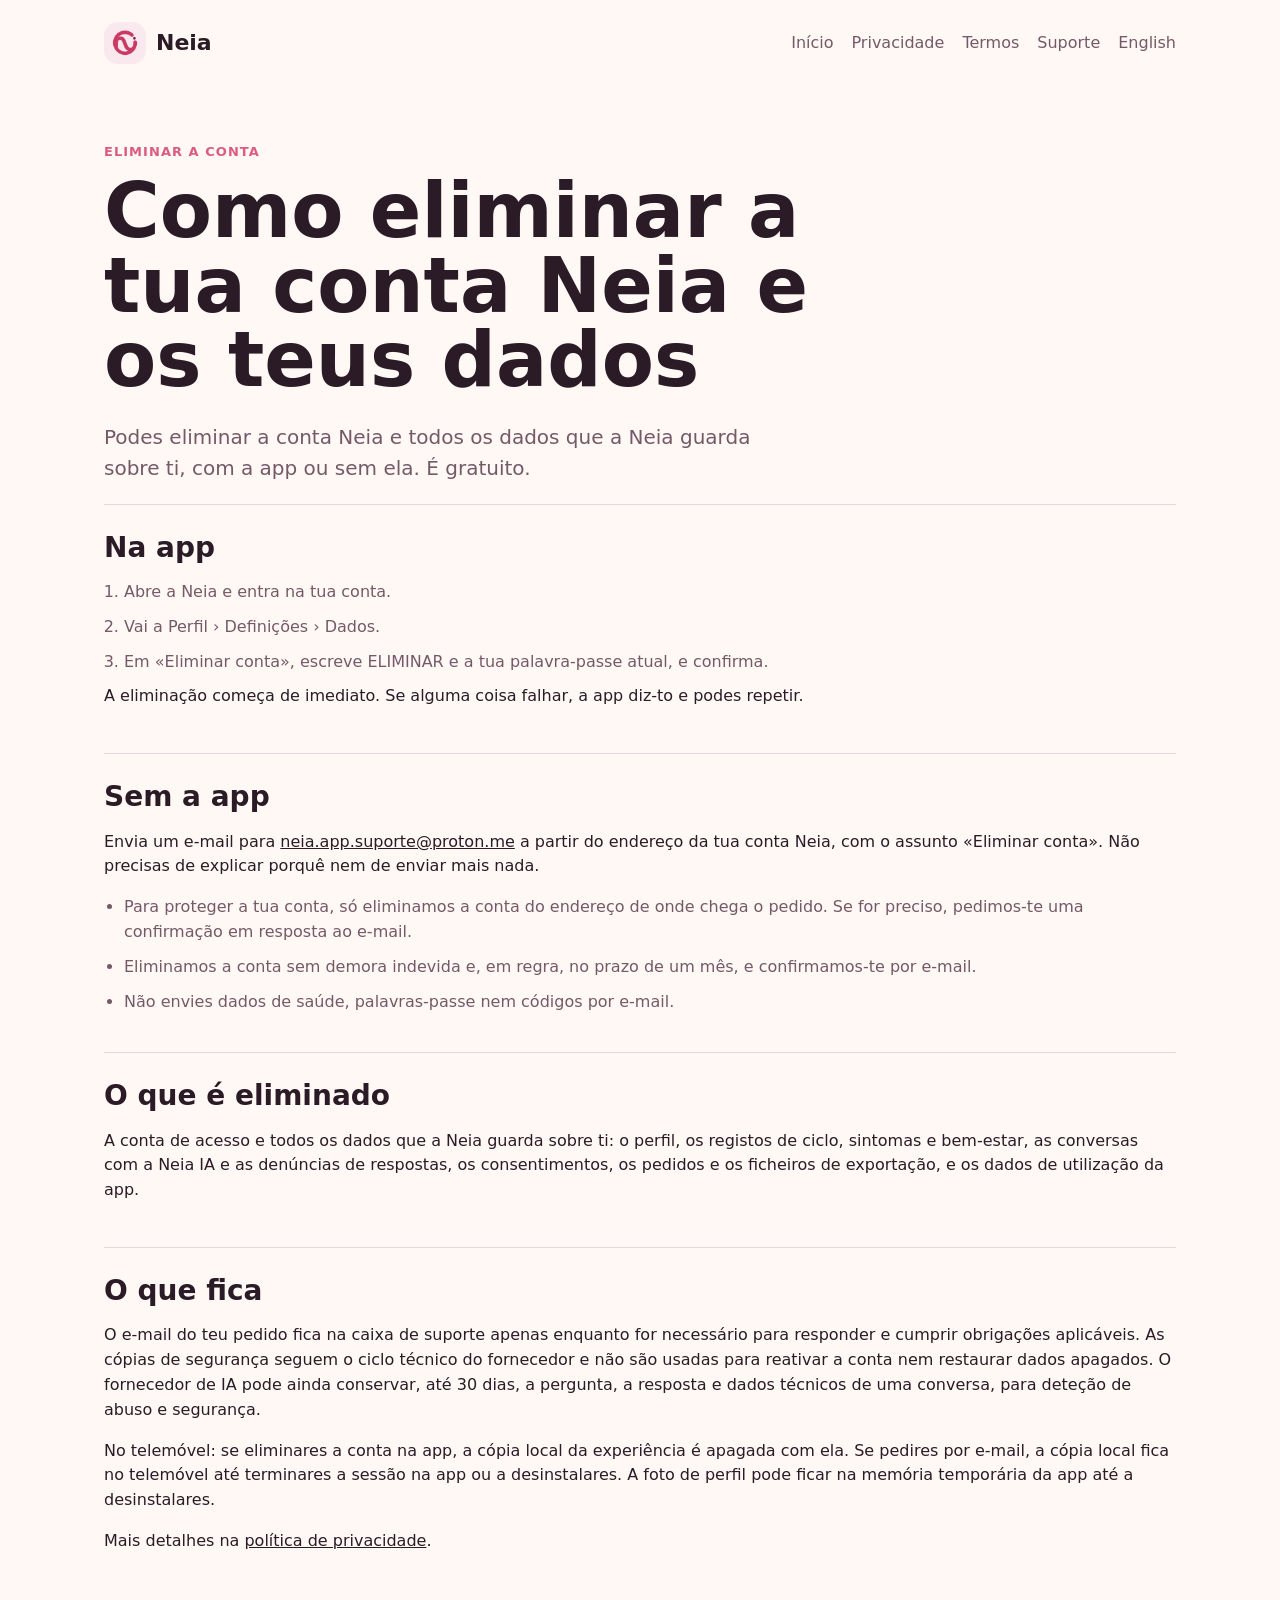
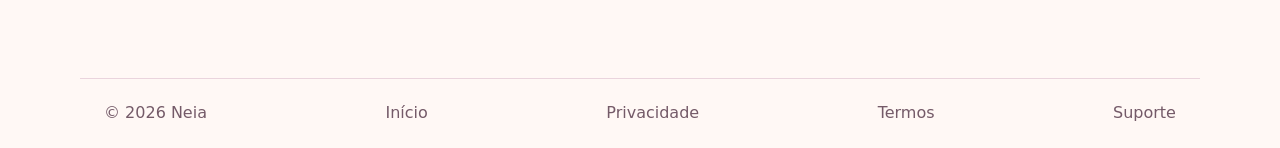
<file: eliminar-conta.html>
<!doctype html>
<html lang="pt-PT">
  <head>
    <meta charset="utf-8" />
    <meta name="viewport" content="width=device-width, initial-scale=1" />
    <title>Eliminar a conta - Neia</title>
    <meta
      name="description"
      content="Como pedir a eliminação da conta Neia e de todos os teus dados, com a app ou sem ela."
    />
    <link rel="icon" href="./icon.png" />
    <link rel="stylesheet" href="./styles.css" />
    <link rel="alternate" hreflang="en" href="https://neia.life/en/delete-account.html" />
  </head>
  <body>
    <header class="site-header">
      <a class="brand" href="./index.html">
        <img src="icon.png" alt="Neia" />
        <span>Neia</span>
      </a>
      <nav aria-label="Principal">
        <a href="./index.html">Início</a>
        <a href="./privacy.html">Privacidade</a>
        <a href="./terms.html">Termos</a>
        <a href="./support.html">Suporte</a>
        <a href="./en/delete-account.html" hreflang="en" lang="en">English</a>
      </nav>
    </header>

    <main class="legal-page">
      <p class="eyebrow">Eliminar a conta</p>
      <h1>Como eliminar a tua conta Neia e os teus dados</h1>
      <p class="lead">
        Podes eliminar a conta Neia e todos os dados que a Neia guarda sobre ti, com a app ou
        sem ela. É gratuito.
      </p>

      <section>
        <h2>Na app</h2>
        <ol class="check-list">
          <li>Abre a Neia e entra na tua conta.</li>
          <li>Vai a Perfil › Definições › Dados.</li>
          <li>Em «Eliminar conta», escreve ELIMINAR e a tua palavra-passe atual, e confirma.</li>
        </ol>
        <p>A eliminação começa de imediato. Se alguma coisa falhar, a app diz-to e podes repetir.</p>
      </section>

      <section>
        <h2>Sem a app</h2>
        <p>
          Envia um e-mail para
          <a href="mailto:neia.app.suporte@proton.me?subject=Eliminar%20conta">neia.app.suporte@proton.me</a>
          a partir do endereço da tua conta Neia, com o assunto «Eliminar conta». Não precisas de
          explicar porquê nem de enviar mais nada.
        </p>
        <ul class="check-list">
          <li>Para proteger a tua conta, só eliminamos a conta do endereço de onde chega o pedido. Se for preciso, pedimos-te uma confirmação em resposta ao e-mail.</li>
          <li>Eliminamos a conta sem demora indevida e, em regra, no prazo de um mês, e confirmamos-te por e-mail.</li>
          <li>Não envies dados de saúde, palavras-passe nem códigos por e-mail.</li>
        </ul>
      </section>

      <section>
        <h2>O que é eliminado</h2>
        <p>
          A conta de acesso e todos os dados que a Neia guarda sobre ti: o perfil, os registos de
          ciclo, sintomas e bem-estar, as conversas com a Neia IA e as denúncias de respostas, os
          consentimentos, os pedidos e os ficheiros de exportação, e os dados de utilização da app.
        </p>
      </section>

      <section>
        <h2>O que fica</h2>
        <p>
          O e-mail do teu pedido fica na caixa de suporte apenas enquanto for necessário para
          responder e cumprir obrigações aplicáveis. As cópias de segurança seguem o ciclo técnico
          do fornecedor e não são usadas para reativar a conta nem restaurar dados apagados. O
          fornecedor de IA pode ainda conservar, até 30 dias, a pergunta, a resposta e dados
          técnicos de uma conversa, para deteção de abuso e segurança.
        </p>
        <p>
          No telemóvel: se eliminares a conta na app, a cópia local da experiência é apagada com
          ela. Se pedires por e-mail, a cópia local fica no telemóvel até terminares a sessão na
          app ou a desinstalares. A foto de perfil pode ficar na memória temporária da app até a
          desinstalares.
        </p>
        <p>Mais detalhes na <a href="./privacy.html">política de privacidade</a>.</p>
      </section>
    </main>

    <footer>
      <span>© 2026 Neia</span>
      <a href="./index.html">Início</a>
      <a href="./privacy.html">Privacidade</a>
      <a href="./terms.html">Termos</a>
      <a href="./support.html">Suporte</a>
    </footer>
  </body>
</html>
</file>
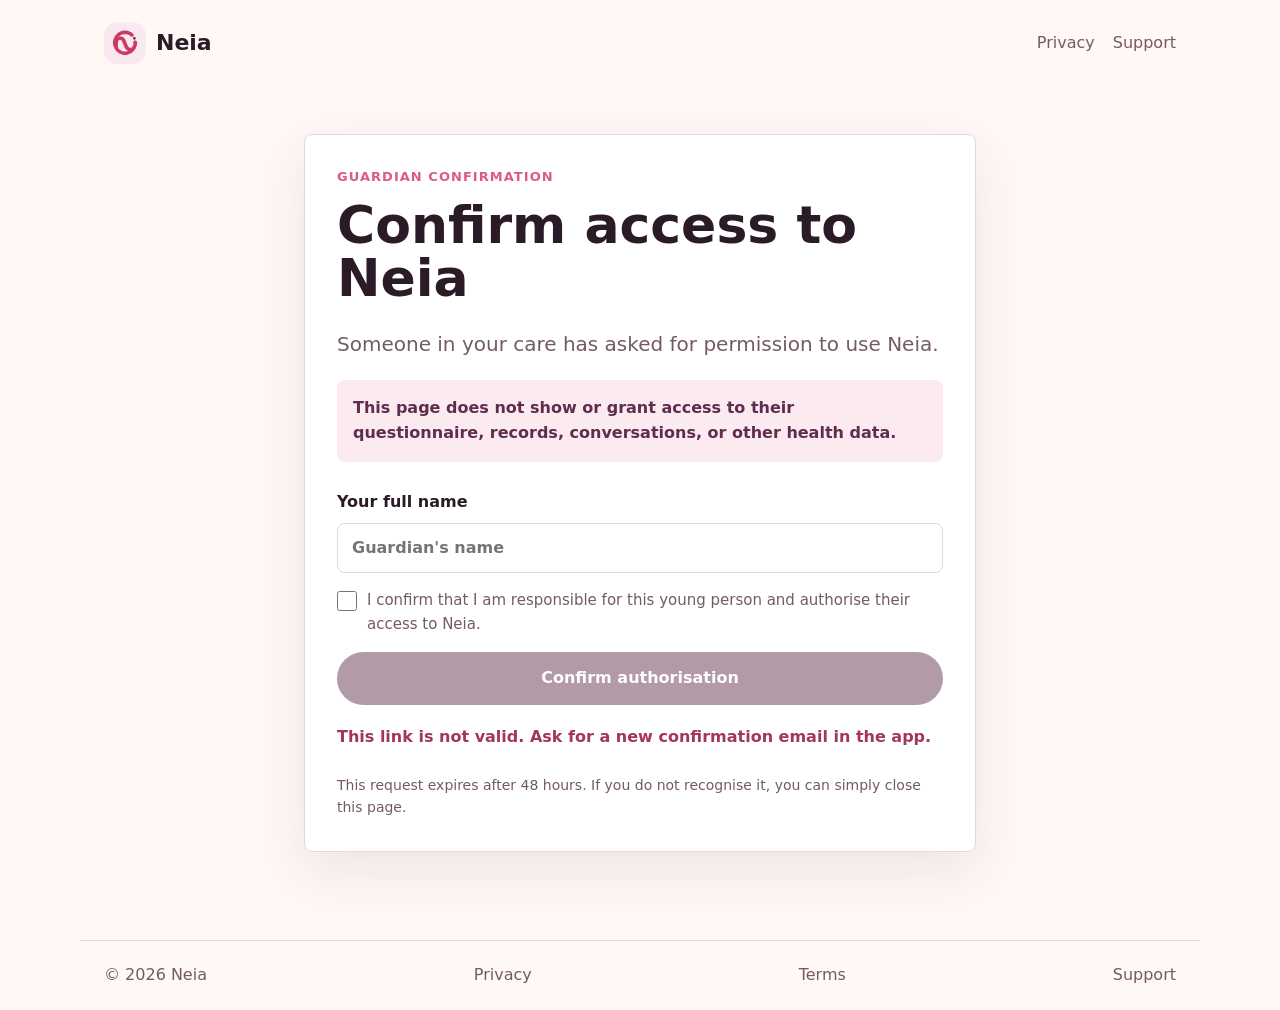
<file: guardian-consent.html>
<!doctype html>
<html lang="pt-PT">
  <head>
    <meta charset="utf-8" />
    <meta name="viewport" content="width=device-width, initial-scale=1" />
    <meta name="referrer" content="no-referrer" />
    <title>Confirmação do responsável - Neia</title>
    <meta
      name="description"
      content="Página segura para um responsável confirmar o acesso de uma pessoa jovem à Neia."
    />
    <link rel="icon" href="./icon.png" />
    <link rel="stylesheet" href="./styles.css" />
    <style>
      .guardian-page {
        margin: 0 auto;
        max-width: 720px;
        padding: 48px 24px 88px;
      }

      .guardian-card {
        background: var(--white);
        border: 1px solid var(--line);
        border-radius: 8px;
        box-shadow: 0 20px 56px rgba(95, 45, 77, 0.1);
        padding: 32px;
      }

      .guardian-card h1 {
        font-size: clamp(34px, 7vw, 52px);
        line-height: 1.02;
      }

      .guardian-privacy {
        background: var(--blush);
        border-radius: 8px;
        color: var(--plum);
        font-weight: 700;
        padding: 16px;
      }

      .guardian-form {
        display: grid;
        gap: 16px;
        margin-top: 28px;
      }

      .guardian-form label:not(.guardian-checkbox) {
        display: grid;
        font-weight: 800;
        gap: 8px;
      }

      .guardian-form input[type="text"] {
        border: 1px solid var(--line);
        border-radius: 8px;
        color: var(--ink);
        font: inherit;
        min-height: 50px;
        padding: 12px 14px;
      }

      .guardian-form input[type="text"]:focus,
      .guardian-checkbox input:focus-visible {
        outline: 3px solid rgba(220, 91, 130, 0.28);
        outline-offset: 2px;
      }

      .guardian-checkbox {
        align-items: flex-start;
        color: var(--muted);
        cursor: pointer;
        display: flex;
        font-size: 15px;
        gap: 10px;
      }

      .guardian-checkbox input {
        accent-color: var(--rose);
        height: 20px;
        margin: 2px 0 0;
        min-width: 20px;
      }

      .guardian-button {
        appearance: none;
        border: 0;
        border-radius: 999px;
        cursor: pointer;
        font: inherit;
        font-weight: 800;
        min-height: 52px;
        padding: 14px 20px;
      }

      .guardian-button:disabled {
        cursor: not-allowed;
        opacity: 0.48;
      }

      .guardian-status {
        color: var(--muted);
        font-weight: 700;
        margin: 20px 0 0;
      }

      .guardian-status[data-state="error"] {
        color: #a3365d;
      }

      .guardian-status[data-state="success"] {
        color: #256642;
      }

      .guardian-help {
        color: var(--muted);
        font-size: 14px;
        margin: 26px 0 0;
      }

      @media (max-width: 560px) {
        .guardian-page {
          padding: 24px 16px 56px;
        }

        .guardian-card {
          padding: 24px 20px;
        }

        .site-header,
        footer {
          padding-left: 16px;
          padding-right: 16px;
        }
      }
    </style>
  </head>
  <body>
    <header class="site-header">
      <a class="brand" href="./index.html">
        <img src="icon.png" alt="Neia" />
        <span>Neia</span>
      </a>
      <nav aria-label="Principal">
        <a href="./privacy.html" data-copy="privacy">Privacidade</a>
        <a href="./support.html" data-copy="support">Suporte</a>
      </nav>
    </header>

    <main class="guardian-page">
      <section class="guardian-card" aria-labelledby="guardian-title">
        <p class="eyebrow" data-copy="eyebrow">Confirmação do responsável</p>
        <h1 id="guardian-title" data-copy="title">Confirma o acesso à Neia</h1>
        <p class="lead" data-copy="intro">
          Alguém ao teu cuidado pediu autorização para usar a Neia.
        </p>
        <p class="guardian-privacy" data-copy="privacyNote">
          Esta página não mostra nem dá acesso ao questionário, registos, conversas ou outros dados de saúde.
        </p>

        <form id="guardian-form" class="guardian-form" novalidate>
          <label for="guardian-name">
            <span data-copy="nameLabel">O teu nome completo</span>
            <input
              id="guardian-name"
              name="guardian-name"
              type="text"
              autocomplete="name"
              maxlength="120"
              required
              data-placeholder="namePlaceholder"
              placeholder="Nome do responsável"
            />
          </label>
          <label class="guardian-checkbox" for="guardian-confirmation">
            <input id="guardian-confirmation" name="guardian-confirmation" type="checkbox" />
            <span data-copy="agreement">
              Confirmo que sou responsável pela pessoa jovem e que autorizo o acesso à Neia.
            </span>
          </label>
          <button id="guardian-submit" class="guardian-button primary" type="submit" disabled data-copy="confirm">
            Confirmar autorização
          </button>
        </form>

        <p id="guardian-status" class="guardian-status" role="status" aria-live="polite"></p>
        <p class="guardian-help" data-copy="help">
          Este pedido expira em 48 horas. Se não o reconheces, podes simplesmente fechar esta página.
        </p>
        <noscript>
          <p class="guardian-status" data-state="error">
            Para confirmar este pedido, abre esta página num browser com JavaScript ativo.
          </p>
        </noscript>
      </section>
    </main>

    <footer>
      <span>© 2026 Neia</span>
      <a href="./privacy.html" data-copy="privacy">Privacidade</a>
      <a href="./terms.html" data-copy="terms">Termos</a>
      <a href="./support.html" data-copy="support">Suporte</a>
    </footer>

    <script>
      (() => {
        const endpoint = "https://wbnyzvfzfirwihoofsnu.supabase.co/functions/v1/guardian-consent";
        const language = navigator.language && navigator.language.toLowerCase().startsWith("en") ? "en" : "pt";
        const copy = {
          pt: {
            eyebrow: "Confirmação do responsável",
            title: "Confirma o acesso à Neia",
            intro: "Alguém ao teu cuidado pediu autorização para usar a Neia.",
            privacyNote: "Esta página não mostra nem dá acesso ao questionário, registos, conversas ou outros dados de saúde.",
            nameLabel: "O teu nome completo",
            namePlaceholder: "Nome do responsável",
            agreement: "Confirmo que sou responsável pela pessoa jovem e que autorizo o acesso à Neia.",
            confirm: "Confirmar autorização",
            confirming: "A confirmar a autorização...",
            success: "Autorização confirmada. Já podes fechar esta página.",
            invalid: "Esta ligação não é válida. Pede um novo email de confirmação na app.",
            expired: "Este pedido já expirou. Pede um novo email de confirmação na app.",
            unavailable: "Não foi possível confirmar agora. Tenta novamente dentro de alguns minutos.",
            help: "Este pedido expira em 48 horas. Se não o reconheces, podes simplesmente fechar esta página.",
            privacy: "Privacidade",
            support: "Suporte",
            terms: "Termos"
          },
          en: {
            eyebrow: "Guardian confirmation",
            title: "Confirm access to Neia",
            intro: "Someone in your care has asked for permission to use Neia.",
            privacyNote: "This page does not show or grant access to their questionnaire, records, conversations, or other health data.",
            nameLabel: "Your full name",
            namePlaceholder: "Guardian's name",
            agreement: "I confirm that I am responsible for this young person and authorise their access to Neia.",
            confirm: "Confirm authorisation",
            confirming: "Confirming authorisation...",
            success: "Authorisation confirmed. You can now close this page.",
            invalid: "This link is not valid. Ask for a new confirmation email in the app.",
            expired: "This request has expired. Ask for a new confirmation email in the app.",
            unavailable: "We could not confirm this right now. Please try again in a few minutes.",
            help: "This request expires after 48 hours. If you do not recognise it, you can simply close this page.",
            privacy: "Privacy",
            support: "Support",
            terms: "Terms"
          }
        }[language];

        document.documentElement.lang = language === "en" ? "en" : "pt-PT";
        document.title = language === "en" ? "Guardian confirmation - Neia" : "Confirmação do responsável - Neia";
        document.querySelectorAll("[data-copy]").forEach((element) => {
          element.textContent = copy[element.dataset.copy];
        });
        document.querySelectorAll("[data-placeholder]").forEach((element) => {
          element.setAttribute("placeholder", copy[element.dataset.placeholder]);
        });

        const token = new URLSearchParams(window.location.hash.slice(1)).get("token") || "";
        if (window.location.hash) {
          history.replaceState({}, document.title, `${window.location.pathname}${window.location.search}`);
        }

        const form = document.getElementById("guardian-form");
        const nameInput = document.getElementById("guardian-name");
        const agreement = document.getElementById("guardian-confirmation");
        const submit = document.getElementById("guardian-submit");
        const status = document.getElementById("guardian-status");
        const validToken = /^[A-Za-z0-9_-]{40,64}$/.test(token);

        const setStatus = (message, state) => {
          status.textContent = message;
          status.dataset.state = state || "";
        };
        const updateSubmit = () => {
          submit.disabled = !validToken || nameInput.value.trim().length < 2 || !agreement.checked;
        };

        if (!validToken) {
          setStatus(copy.invalid, "error");
        }

        nameInput.addEventListener("input", updateSubmit);
        agreement.addEventListener("change", updateSubmit);
        updateSubmit();

        form.addEventListener("submit", async (event) => {
          event.preventDefault();
          if (submit.disabled) return;

          submit.disabled = true;
          setStatus(copy.confirming, "");
          try {
            const response = await fetch(endpoint, {
              method: "POST",
              headers: { "Content-Type": "application/json" },
              body: JSON.stringify({
                action: "confirm",
                token,
                guardianName: nameInput.value.trim(),
                accepted: true
              }),
              credentials: "omit",
              cache: "no-store",
              referrerPolicy: "no-referrer"
            });
            const data = await response.json().catch(() => ({}));
            if (!response.ok || data.status !== "approved") {
              setStatus(response.status === 410 ? copy.expired : copy.unavailable, "error");
              updateSubmit();
              return;
            }

            form.hidden = true;
            setStatus(copy.success, "success");
          } catch {
            setStatus(copy.unavailable, "error");
            updateSubmit();
          }
        });
      })();
    </script>
  </body>
</html>
</file>
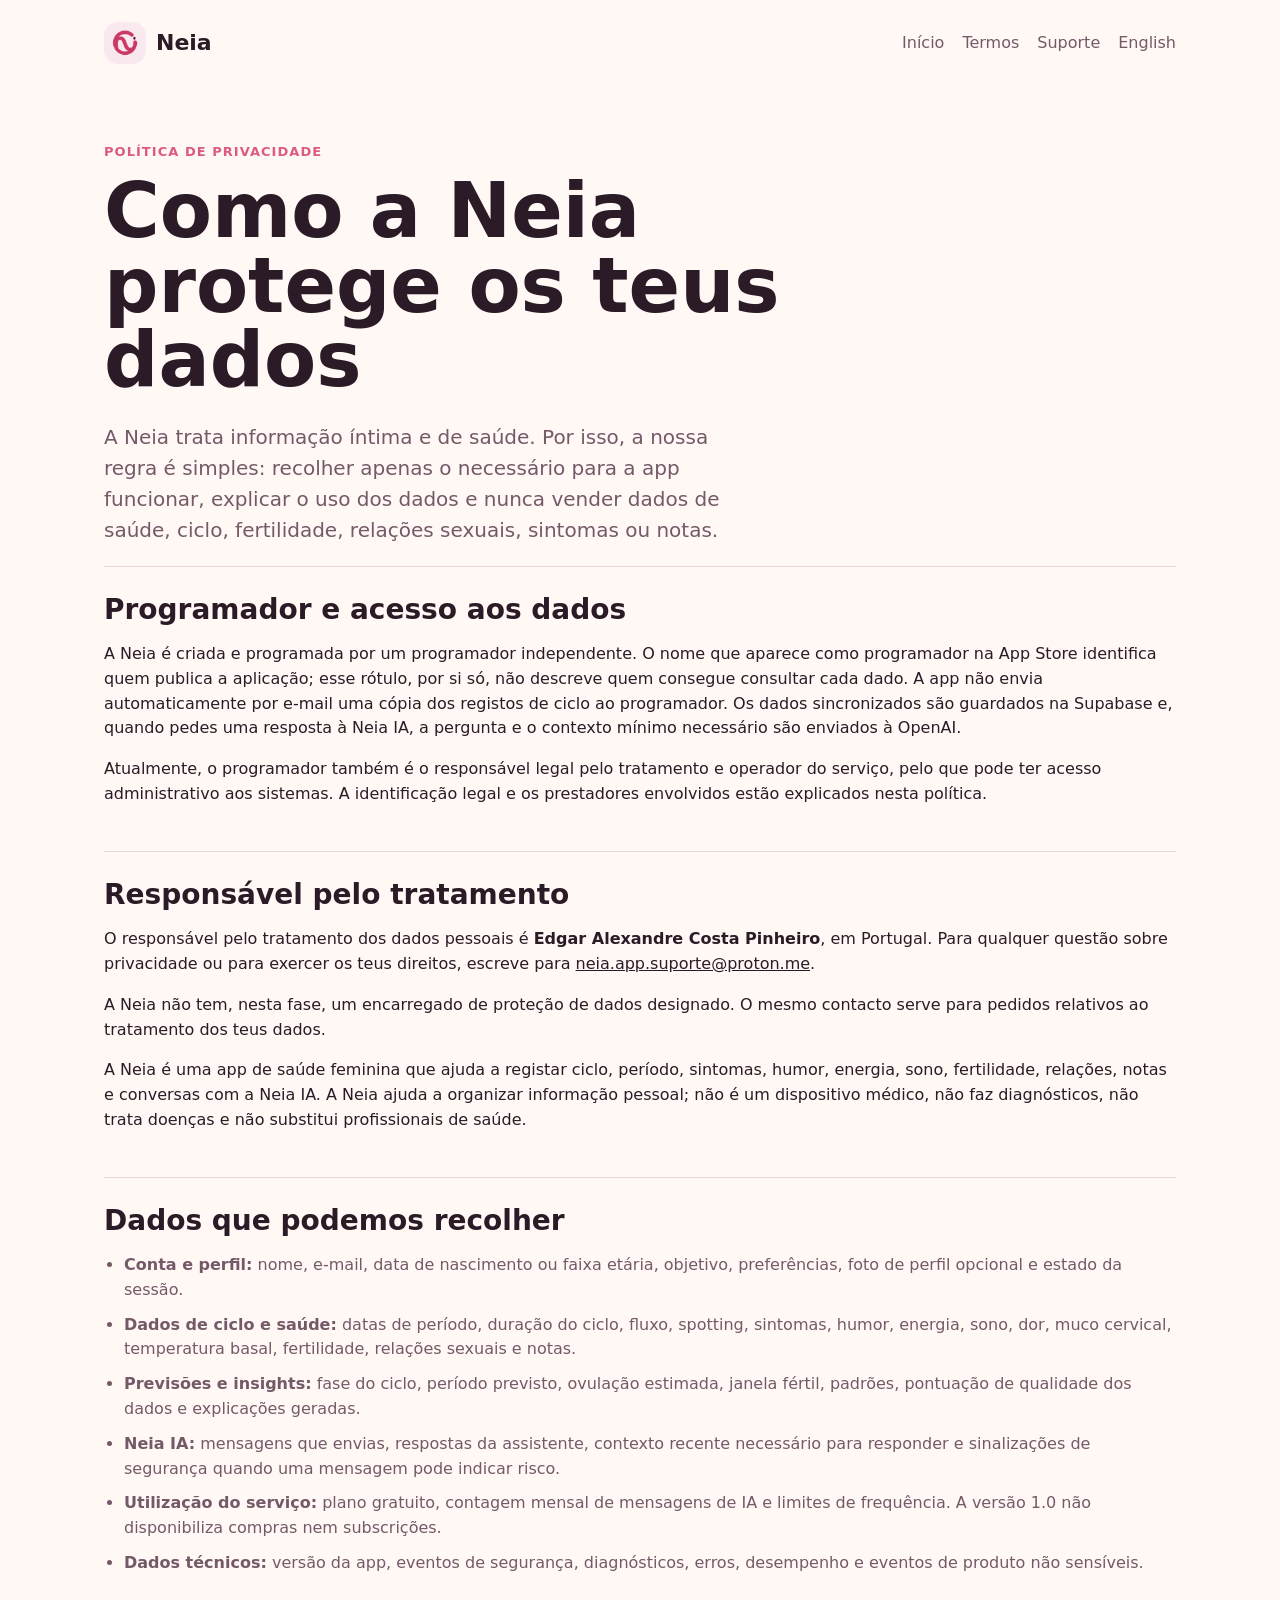
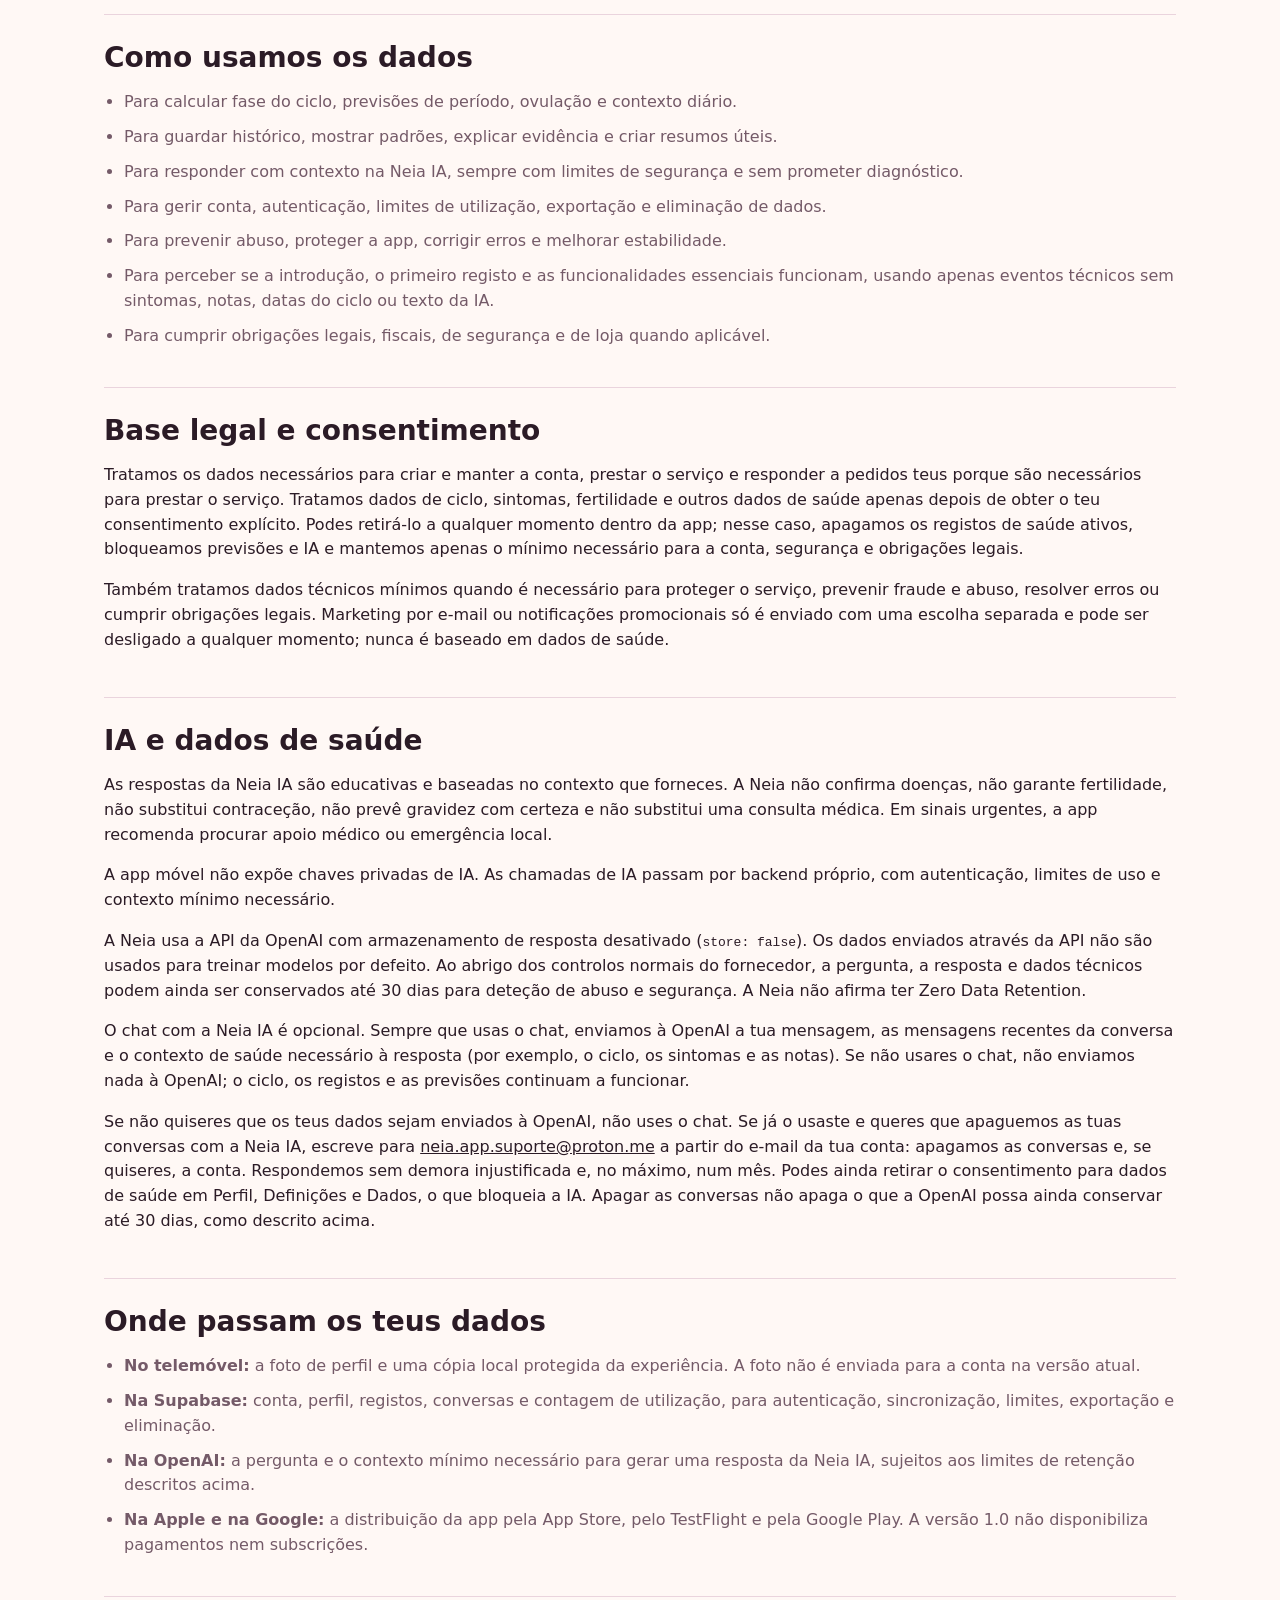
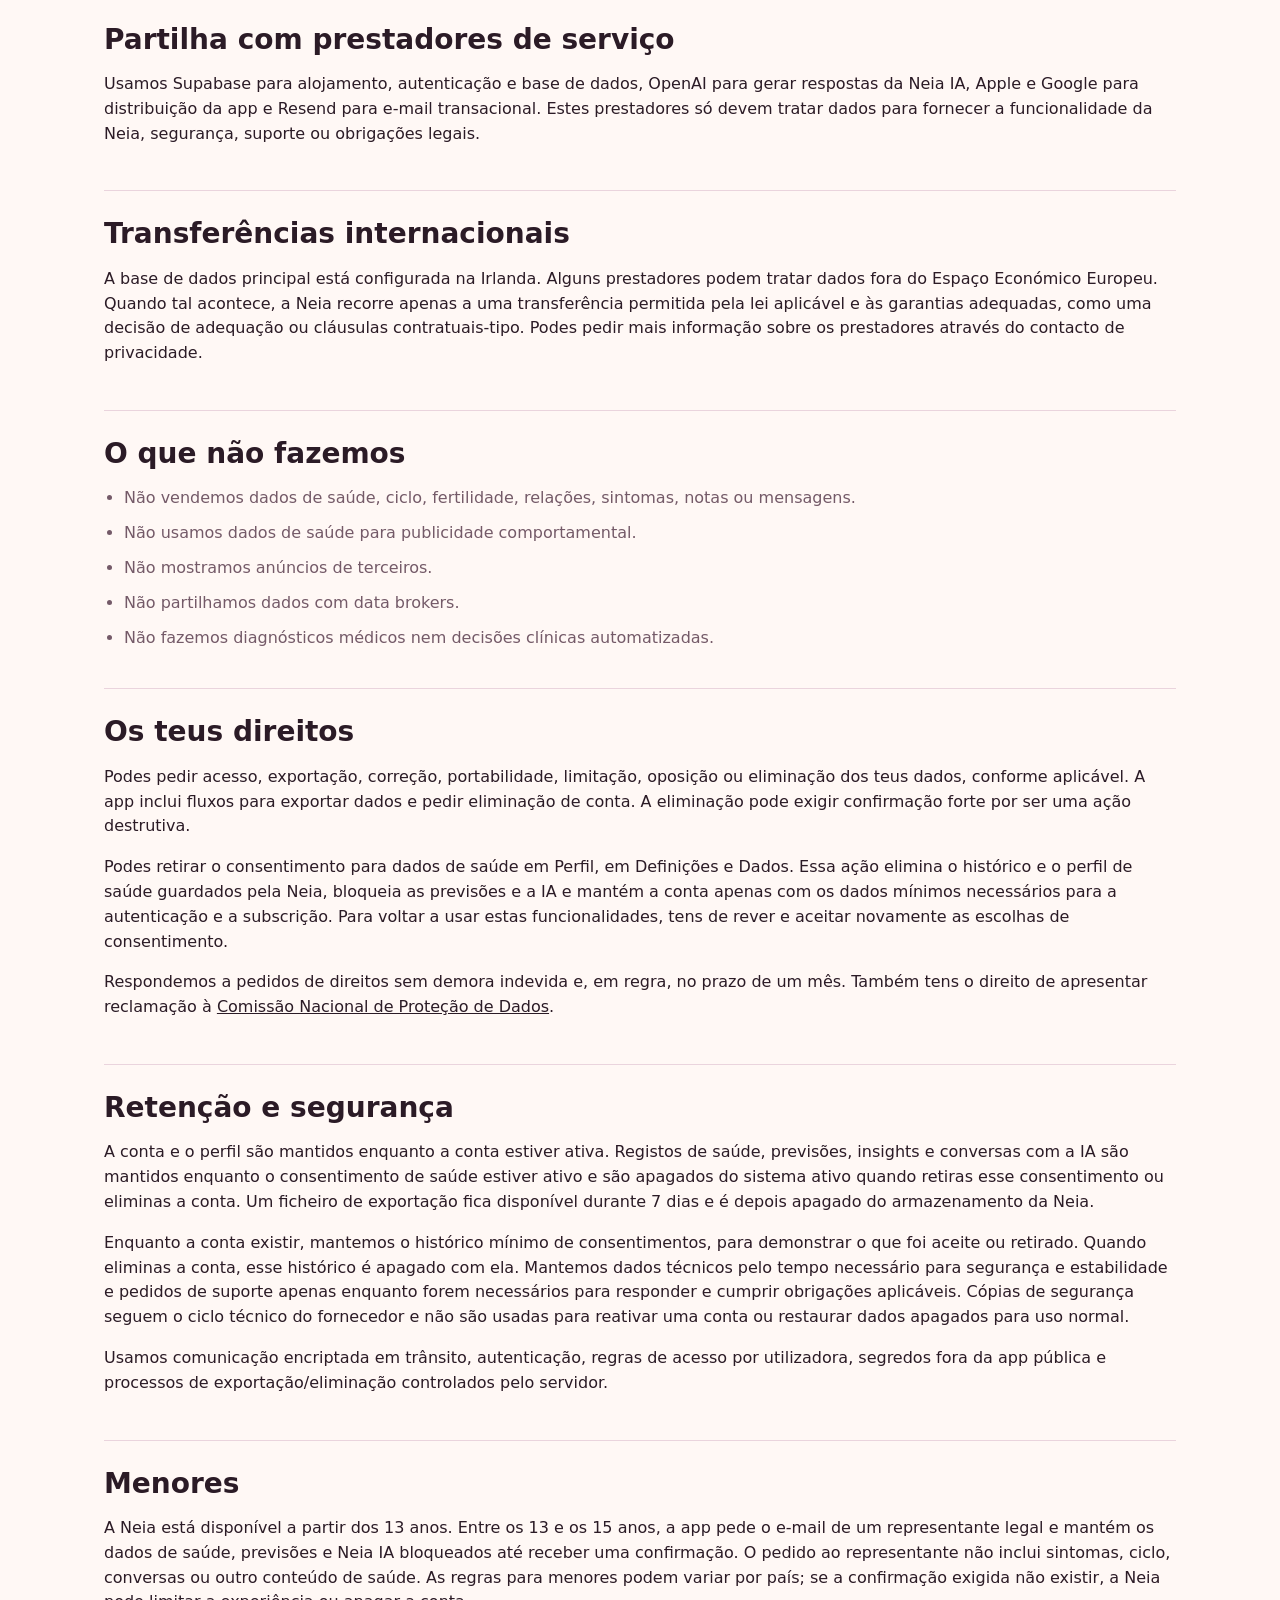
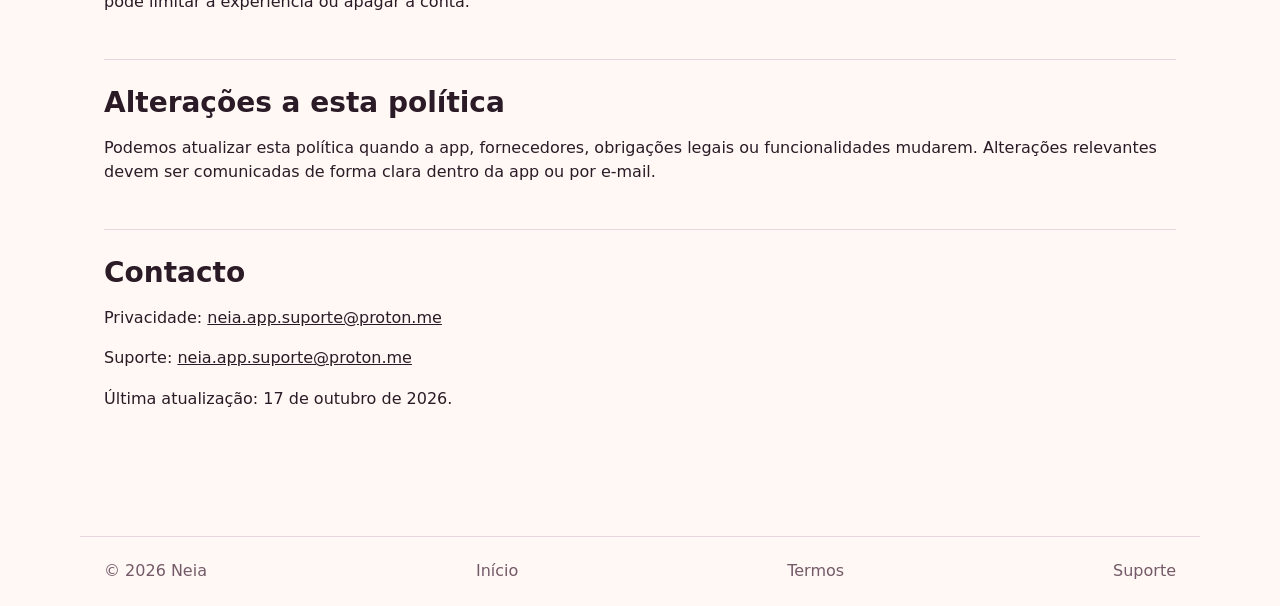
<file: privacy.html>
<!doctype html>
<html lang="pt-PT">
  <head>
    <meta charset="utf-8" />
    <meta name="viewport" content="width=device-width, initial-scale=1" />
    <title>Política de Privacidade - Neia</title>
    <meta
      name="description"
      content="Política de privacidade da Neia: dados de saúde, ciclo, IA, conta gratuita, direitos, segurança e contacto."
    />
    <link rel="icon" href="./icon.png" />
    <link rel="stylesheet" href="./styles.css" />
    <link rel="alternate" hreflang="en" href="https://neia.life/en/privacy.html" />
  </head>
  <body>
    <header class="site-header">
      <a class="brand" href="./index.html">
        <img src="icon.png" alt="Neia" />
        <span>Neia</span>
      </a>
      <nav aria-label="Principal">
        <a href="./index.html">Início</a>
        <a href="./terms.html">Termos</a>
        <a href="./support.html">Suporte</a>
        <a href="./en/privacy.html" hreflang="en" lang="en">English</a>
      </nav>
    </header>

    <main class="legal-page">
      <p class="eyebrow">Política de privacidade</p>
      <h1>Como a Neia protege os teus dados</h1>
      <p class="lead">
        A Neia trata informação íntima e de saúde. Por isso, a nossa regra é simples:
        recolher apenas o necessário para a app funcionar, explicar o uso dos dados e
        nunca vender dados de saúde, ciclo, fertilidade, relações sexuais, sintomas ou notas.
      </p>

      <section>
        <h2>Programador e acesso aos dados</h2>
        <p>
          A Neia é criada e programada por um programador independente. O nome que aparece
          como programador na App Store identifica quem publica a aplicação; esse rótulo,
          por si só, não descreve quem consegue consultar cada dado. A app não envia
          automaticamente por e-mail uma cópia dos registos de ciclo ao programador. Os dados sincronizados são guardados na
          Supabase e, quando pedes uma resposta à Neia IA, a pergunta e o contexto mínimo
          necessário são enviados à OpenAI.
        </p>
        <p>
          Atualmente, o programador também é o responsável legal pelo tratamento e operador do
          serviço, pelo que pode ter acesso administrativo aos sistemas. A identificação
          legal e os prestadores envolvidos estão explicados nesta política.
        </p>
      </section>

      <section>
        <h2>Responsável pelo tratamento</h2>
        <p>
          O responsável pelo tratamento dos dados pessoais é <strong>Edgar Alexandre Costa Pinheiro</strong>, em Portugal.
          Para qualquer questão sobre privacidade ou para exercer os
          teus direitos, escreve para
          <a href="mailto:neia.app.suporte@proton.me">neia.app.suporte@proton.me</a>.
        </p>
        <p>
          A Neia não tem, nesta fase, um encarregado de proteção de dados designado. O mesmo
          contacto serve para pedidos relativos ao tratamento dos teus dados.
        </p>
        <p>
          A Neia é uma app de saúde feminina que ajuda a registar ciclo, período,
          sintomas, humor, energia, sono, fertilidade, relações, notas e conversas com
          a Neia IA. A Neia ajuda a organizar informação pessoal; não é um dispositivo
          médico, não faz diagnósticos, não trata doenças e não substitui profissionais
          de saúde.
        </p>
      </section>

      <section>
        <h2>Dados que podemos recolher</h2>
        <ul class="check-list">
          <li><strong>Conta e perfil:</strong> nome, e-mail, data de nascimento ou faixa etária, objetivo, preferências, foto de perfil opcional e estado da sessão.</li>
          <li><strong>Dados de ciclo e saúde:</strong> datas de período, duração do ciclo, fluxo, spotting, sintomas, humor, energia, sono, dor, muco cervical, temperatura basal, fertilidade, relações sexuais e notas.</li>
          <li><strong>Previsões e insights:</strong> fase do ciclo, período previsto, ovulação estimada, janela fértil, padrões, pontuação de qualidade dos dados e explicações geradas.</li>
          <li><strong>Neia IA:</strong> mensagens que envias, respostas da assistente, contexto recente necessário para responder e sinalizações de segurança quando uma mensagem pode indicar risco.</li>
          <li><strong>Utilização do serviço:</strong> plano gratuito, contagem mensal de mensagens de IA e limites de frequência. A versão 1.0 não disponibiliza compras nem subscrições.</li>
          <li><strong>Dados técnicos:</strong> versão da app, eventos de segurança, diagnósticos, erros, desempenho e eventos de produto não sensíveis.</li>
        </ul>
      </section>

      <section>
        <h2>Como usamos os dados</h2>
        <ul class="check-list">
          <li>Para calcular fase do ciclo, previsões de período, ovulação e contexto diário.</li>
          <li>Para guardar histórico, mostrar padrões, explicar evidência e criar resumos úteis.</li>
          <li>Para responder com contexto na Neia IA, sempre com limites de segurança e sem prometer diagnóstico.</li>
          <li>Para gerir conta, autenticação, limites de utilização, exportação e eliminação de dados.</li>
          <li>Para prevenir abuso, proteger a app, corrigir erros e melhorar estabilidade.</li>
          <li>Para perceber se a introdução, o primeiro registo e as funcionalidades essenciais funcionam, usando apenas eventos técnicos sem sintomas, notas, datas do ciclo ou texto da IA.</li>
          <li>Para cumprir obrigações legais, fiscais, de segurança e de loja quando aplicável.</li>
        </ul>
      </section>

      <section>
        <h2>Base legal e consentimento</h2>
        <p>
          Tratamos os dados necessários para criar e manter a conta, prestar o serviço e
          responder a pedidos teus porque são necessários para prestar o serviço. Tratamos
          dados de ciclo, sintomas, fertilidade e outros dados de saúde apenas depois de
          obter o teu consentimento explícito. Podes retirá-lo a qualquer momento dentro da
          app; nesse caso, apagamos os registos de saúde ativos, bloqueamos previsões e IA e
          mantemos apenas o mínimo necessário para a conta, segurança e obrigações legais.
        </p>
        <p>
          Também tratamos dados técnicos mínimos quando é necessário para proteger o serviço,
          prevenir fraude e abuso, resolver erros ou cumprir obrigações legais. Marketing por
          e-mail ou notificações promocionais só é enviado com uma escolha separada e pode ser
          desligado a qualquer momento; nunca é baseado em dados de saúde.
        </p>
      </section>

      <section>
        <h2>IA e dados de saúde</h2>
        <p>
          As respostas da Neia IA são educativas e baseadas no contexto que forneces. A Neia
          não confirma doenças, não garante fertilidade, não substitui contraceção, não prevê
          gravidez com certeza e não substitui uma consulta médica. Em sinais urgentes, a app
          recomenda procurar apoio médico ou emergência local.
        </p>
        <p>
          A app móvel não expõe chaves privadas de IA. As chamadas de IA passam por backend
          próprio, com autenticação, limites de uso e contexto mínimo necessário.
        </p>
        <p>
          A Neia usa a API da OpenAI com armazenamento de resposta desativado
          (<code>store: false</code>). Os dados enviados através da API não são usados para
          treinar modelos por defeito. Ao abrigo dos controlos normais do fornecedor, a
          pergunta, a resposta e dados técnicos podem ainda ser conservados até 30 dias para
          deteção de abuso e segurança. A Neia não afirma ter Zero Data Retention.
        </p>
        <p>
          O chat com a Neia IA é opcional. Sempre que usas o chat, enviamos à OpenAI a tua
          mensagem, as mensagens recentes da conversa e o contexto de saúde necessário à
          resposta (por exemplo, o ciclo, os sintomas e as notas). Se não usares o chat, não
          enviamos nada à OpenAI; o ciclo, os registos e as previsões continuam a funcionar.
        </p>
        <p>
          Se não quiseres que os teus dados sejam enviados à OpenAI, não uses o chat. Se já o
          usaste e queres que apaguemos as tuas conversas com a Neia IA, escreve para
          <a href="mailto:neia.app.suporte@proton.me">neia.app.suporte@proton.me</a> a partir
          do e-mail da tua conta: apagamos as conversas e, se quiseres, a conta. Respondemos
          sem demora injustificada e, no máximo, num mês. Podes ainda retirar o consentimento
          para dados de saúde em Perfil, Definições e Dados, o que bloqueia a IA. Apagar as
          conversas não apaga o que a OpenAI possa ainda conservar até 30 dias, como descrito
          acima.
        </p>
      </section>

      <section>
        <h2>Onde passam os teus dados</h2>
        <ul class="check-list">
          <li><strong>No telemóvel:</strong> a foto de perfil e uma cópia local protegida da experiência. A foto não é enviada para a conta na versão atual.</li>
          <li><strong>Na Supabase:</strong> conta, perfil, registos, conversas e contagem de utilização, para autenticação, sincronização, limites, exportação e eliminação.</li>
          <li><strong>Na OpenAI:</strong> a pergunta e o contexto mínimo necessário para gerar uma resposta da Neia IA, sujeitos aos limites de retenção descritos acima.</li>
          <li><strong>Na Apple e na Google:</strong> a distribuição da app pela App Store, pelo TestFlight e pela Google Play. A versão 1.0 não disponibiliza pagamentos nem subscrições.</li>
        </ul>
      </section>

      <section>
        <h2>Partilha com prestadores de serviço</h2>
        <p>
          Usamos Supabase para alojamento, autenticação e base de dados, OpenAI para gerar
          respostas da Neia IA, Apple e Google para distribuição da app e Resend para e-mail
          transacional. Estes prestadores só devem tratar dados para fornecer a funcionalidade
          da Neia, segurança, suporte ou obrigações legais.
        </p>
      </section>

      <section>
        <h2>Transferências internacionais</h2>
        <p>
          A base de dados principal está configurada na Irlanda. Alguns prestadores podem
          tratar dados fora do Espaço Económico Europeu. Quando tal acontece, a Neia recorre
          apenas a uma transferência permitida pela lei aplicável e às garantias adequadas,
          como uma decisão de adequação ou cláusulas contratuais-tipo. Podes pedir mais
          informação sobre os prestadores através do contacto de privacidade.
        </p>
      </section>

      <section>
        <h2>O que não fazemos</h2>
        <ul class="check-list">
          <li>Não vendemos dados de saúde, ciclo, fertilidade, relações, sintomas, notas ou mensagens.</li>
          <li>Não usamos dados de saúde para publicidade comportamental.</li>
          <li>Não mostramos anúncios de terceiros.</li>
          <li>Não partilhamos dados com data brokers.</li>
          <li>Não fazemos diagnósticos médicos nem decisões clínicas automatizadas.</li>
        </ul>
      </section>

      <section>
        <h2>Os teus direitos</h2>
        <p>
          Podes pedir acesso, exportação, correção, portabilidade, limitação, oposição ou
          eliminação dos teus dados, conforme aplicável. A app inclui fluxos para exportar
          dados e pedir eliminação de conta. A eliminação pode exigir confirmação forte por
          ser uma ação destrutiva.
        </p>
        <p>
          Podes retirar o consentimento para dados de saúde em Perfil, em Definições e Dados.
          Essa ação elimina o histórico e o perfil de saúde guardados pela Neia, bloqueia as
          previsões e a IA e mantém a conta apenas com os dados mínimos necessários para a
          autenticação e a subscrição. Para voltar a usar estas funcionalidades, tens de rever
          e aceitar novamente as escolhas de consentimento.
        </p>
        <p>
          Respondemos a pedidos de direitos sem demora indevida e, em regra, no prazo de um
          mês. Também tens o direito de apresentar reclamação à
          <a href="https://www.cnpd.pt/" rel="noreferrer">Comissão Nacional de Proteção de Dados</a>.
        </p>
      </section>

      <section>
        <h2>Retenção e segurança</h2>
        <p>
          A conta e o perfil são mantidos enquanto a conta estiver ativa. Registos de saúde,
          previsões, insights e conversas com a IA são mantidos enquanto o consentimento de
          saúde estiver ativo e são apagados do sistema ativo quando retiras esse consentimento
          ou eliminas a conta. Um ficheiro de exportação fica disponível durante 7 dias e é
          depois apagado do armazenamento da Neia.
        </p>
        <p>
          Enquanto a conta existir, mantemos o histórico mínimo de consentimentos, para
          demonstrar o que foi aceite ou retirado. Quando eliminas a conta, esse histórico é
          apagado com ela. Mantemos dados técnicos pelo tempo necessário para segurança e
          estabilidade e pedidos de suporte apenas enquanto forem necessários para responder e
          cumprir obrigações aplicáveis. Cópias de segurança seguem o ciclo técnico do
          fornecedor e não são usadas para reativar uma conta ou restaurar dados apagados para
          uso normal.
        </p>
        <p>
          Usamos comunicação encriptada em trânsito, autenticação, regras de acesso por
          utilizadora, segredos fora da app pública e processos de exportação/eliminação
          controlados pelo servidor.
        </p>
      </section>

      <section>
        <h2>Menores</h2>
        <p>
          A Neia está disponível a partir dos 13 anos. Entre os 13 e os 15 anos, a app pede o
          e-mail de um representante legal e mantém os dados de saúde, previsões e Neia IA
          bloqueados até receber uma confirmação. O pedido ao representante não inclui
          sintomas, ciclo, conversas ou outro conteúdo de saúde. As regras para menores podem
          variar por país; se a confirmação exigida não existir, a Neia pode limitar a
          experiência ou apagar a conta.
        </p>
      </section>

      <section>
        <h2>Alterações a esta política</h2>
        <p>
          Podemos atualizar esta política quando a app, fornecedores, obrigações legais ou
          funcionalidades mudarem. Alterações relevantes devem ser comunicadas de forma clara
          dentro da app ou por e-mail.
        </p>
      </section>

      <section>
        <h2>Contacto</h2>
        <p>Privacidade: <a href="mailto:neia.app.suporte@proton.me">neia.app.suporte@proton.me</a></p>
        <p>Suporte: <a href="mailto:neia.app.suporte@proton.me">neia.app.suporte@proton.me</a></p>
        <p>Última atualização: 17 de outubro de 2026.</p>
      </section>
    </main>

    <footer>
      <span>© 2026 Neia</span>
      <a href="./index.html">Início</a>
      <a href="./terms.html">Termos</a>
      <a href="./support.html">Suporte</a>
    </footer>
  </body>
</html>
</file>
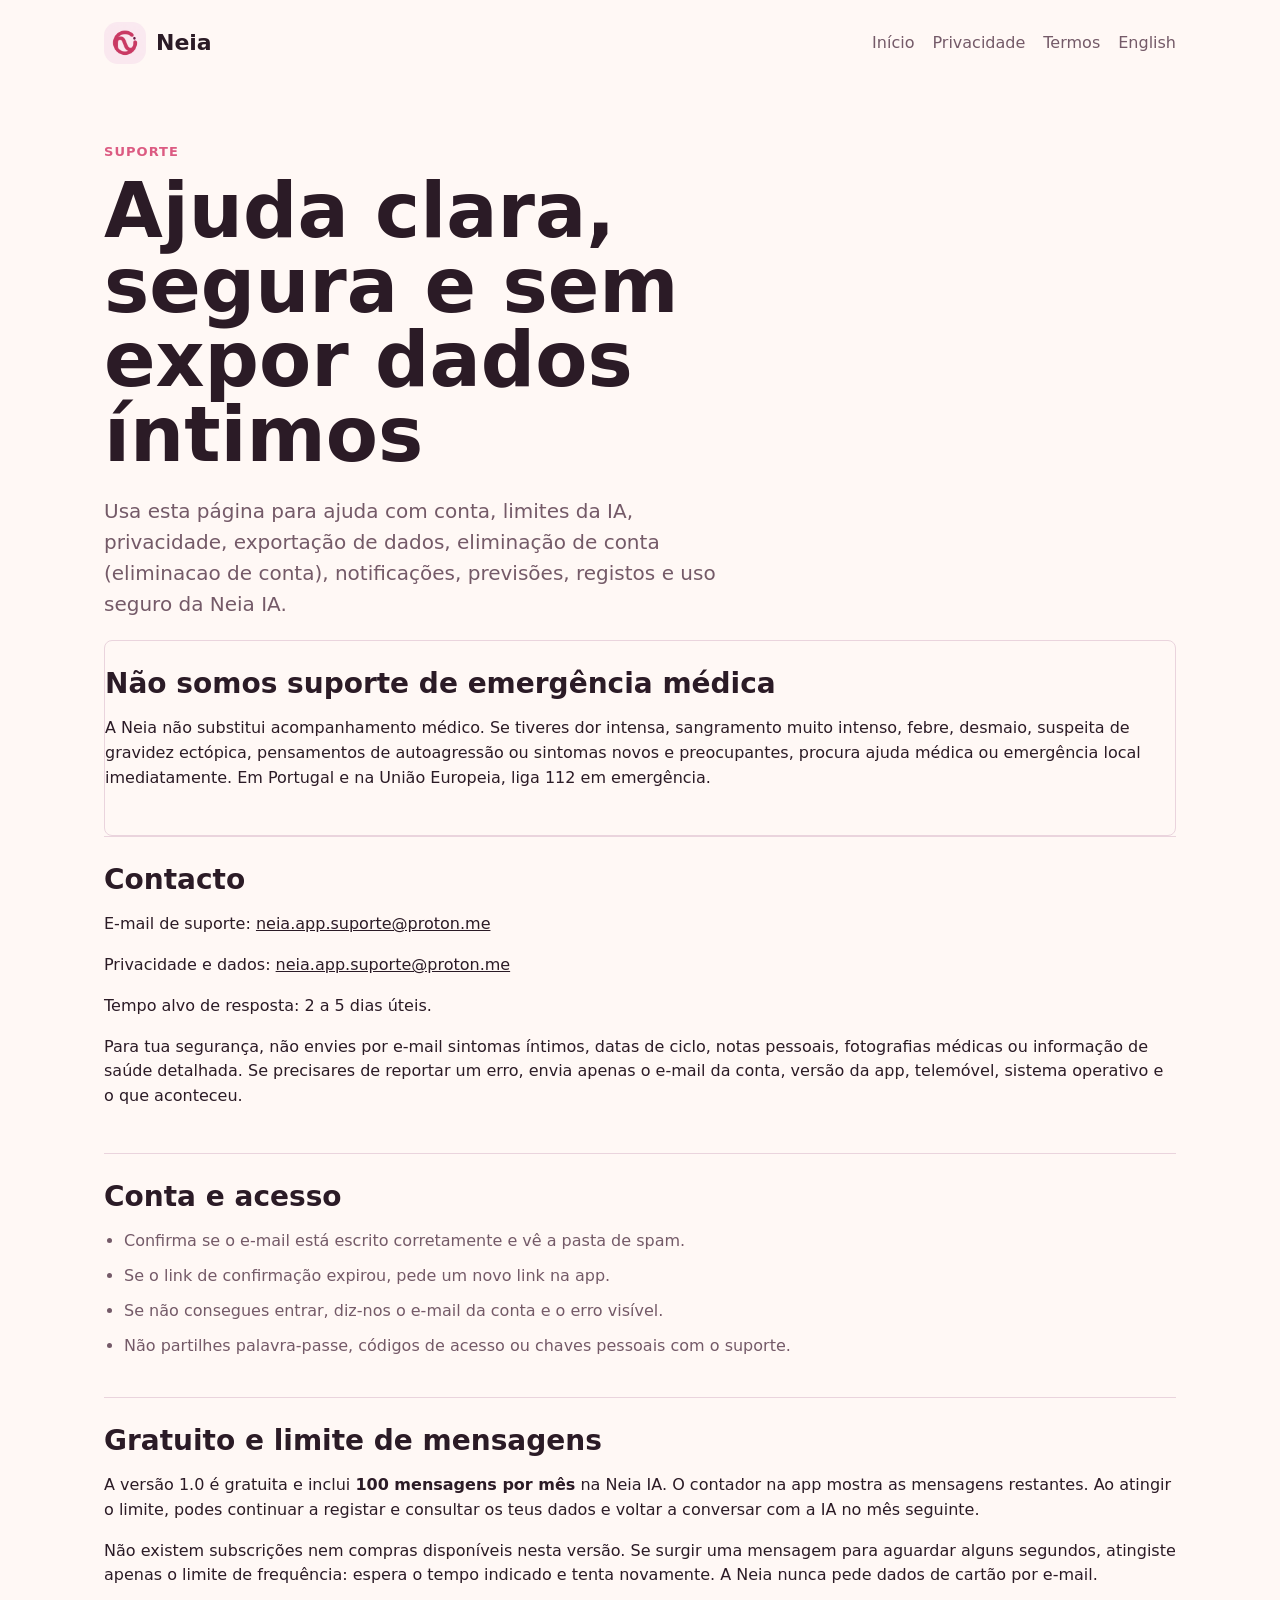
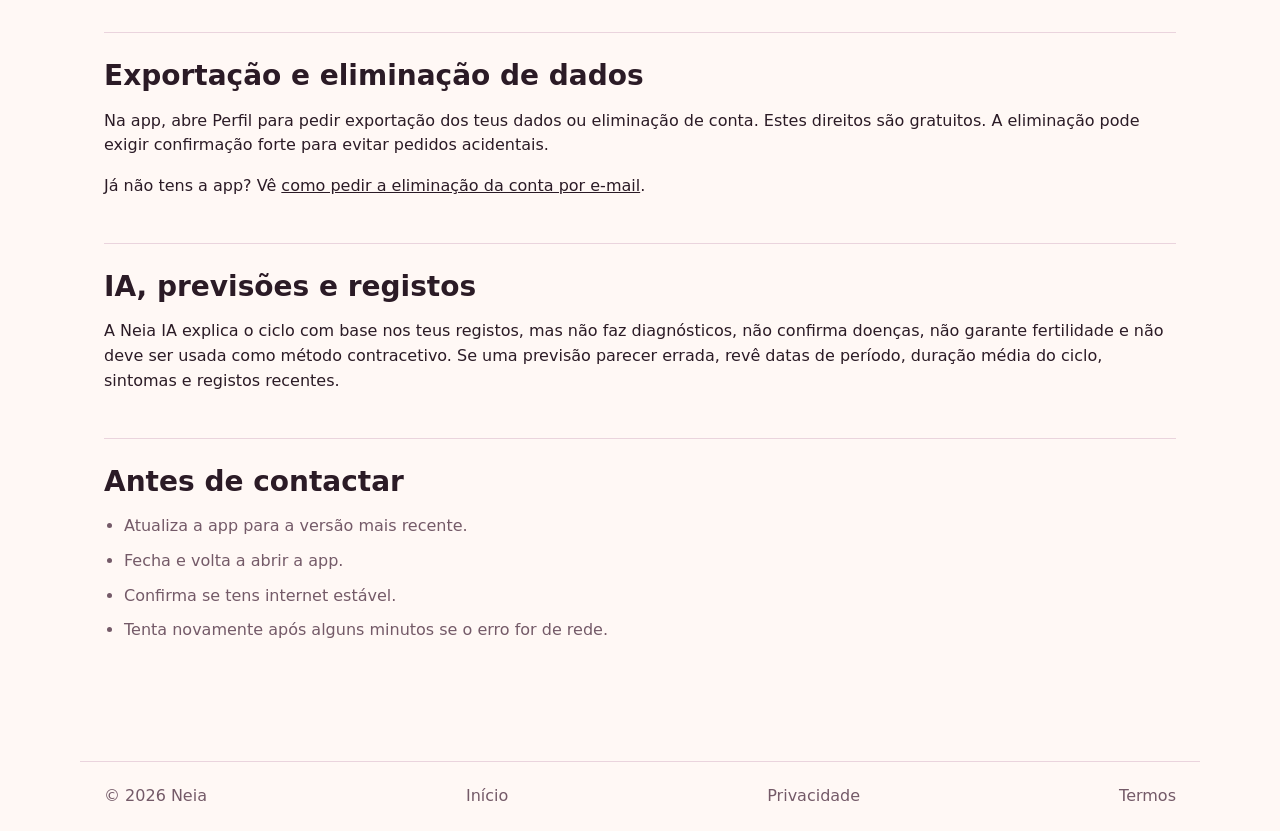
<file: support.html>
<!doctype html>
<html lang="pt-PT">
  <head>
    <meta charset="utf-8" />
    <meta name="viewport" content="width=device-width, initial-scale=1" />
    <title>Suporte - Neia</title>
    <meta
      name="description"
      content="Suporte da Neia para conta gratuita, limites da IA, privacidade, exportação de dados, eliminação de conta e uso seguro da app."
    />
    <link rel="icon" href="./icon.png" />
    <link rel="stylesheet" href="./styles.css" />
    <link rel="alternate" hreflang="en" href="https://neia.life/en/support.html" />
  </head>
  <body>
    <header class="site-header">
      <a class="brand" href="./index.html">
        <img src="icon.png" alt="Neia" />
        <span>Neia</span>
      </a>
      <nav aria-label="Principal">
        <a href="./index.html">Início</a>
        <a href="./privacy.html">Privacidade</a>
        <a href="./terms.html">Termos</a>
        <a href="./en/support.html" hreflang="en" lang="en">English</a>
      </nav>
    </header>

    <main class="legal-page">
      <p class="eyebrow">Suporte</p>
      <h1>Ajuda clara, segura e sem expor dados íntimos</h1>
      <p class="lead">
        Usa esta página para ajuda com conta, limites da IA, privacidade, exportação de dados,
        eliminação de conta (eliminacao de conta), notificações, previsões, registos e
        uso seguro da Neia IA.
      </p>

      <section class="notice">
        <h2>Não somos suporte de emergência médica</h2>
        <p>
          A Neia não substitui acompanhamento médico. Se tiveres dor intensa, sangramento
          muito intenso, febre, desmaio, suspeita de gravidez ectópica, pensamentos de
          autoagressão ou sintomas novos e preocupantes, procura ajuda médica ou emergência
          local imediatamente. Em Portugal e na União Europeia, liga 112 em emergência.
        </p>
      </section>

      <section>
        <h2>Contacto</h2>
        <p>E-mail de suporte: <a href="mailto:neia.app.suporte@proton.me">neia.app.suporte@proton.me</a></p>
        <p>Privacidade e dados: <a href="mailto:neia.app.suporte@proton.me">neia.app.suporte@proton.me</a></p>
        <p>Tempo alvo de resposta: 2 a 5 dias úteis.</p>
        <p>
          Para tua segurança, não envies por e-mail sintomas íntimos, datas de ciclo,
          notas pessoais, fotografias médicas ou informação de saúde detalhada. Se
          precisares de reportar um erro, envia apenas o e-mail da conta, versão da app,
          telemóvel, sistema operativo e o que aconteceu.
        </p>
      </section>

      <section>
        <h2>Conta e acesso</h2>
        <ul class="check-list">
          <li>Confirma se o e-mail está escrito corretamente e vê a pasta de spam.</li>
          <li>Se o link de confirmação expirou, pede um novo link na app.</li>
          <li>Se não consegues entrar, diz-nos o e-mail da conta e o erro visível.</li>
          <li>Não partilhes palavra-passe, códigos de acesso ou chaves pessoais com o suporte.</li>
        </ul>
      </section>

      <section>
        <h2>Gratuito e limite de mensagens</h2>
        <p>
          A versão 1.0 é gratuita e inclui <strong>100 mensagens por mês</strong>
          na Neia IA. O contador na app mostra as mensagens restantes. Ao atingir
          o limite, podes continuar a registar e consultar os teus dados e voltar
          a conversar com a IA no mês seguinte.
        </p>
        <p>
          Não existem subscrições nem compras disponíveis nesta versão. Se surgir
          uma mensagem para aguardar alguns segundos, atingiste apenas o limite
          de frequência: espera o tempo indicado e tenta novamente. A Neia nunca
          pede dados de cartão por e-mail.
        </p>
      </section>

      <section>
        <h2>Exportação e eliminação de dados</h2>
        <p>
          Na app, abre Perfil para pedir exportação dos teus dados ou eliminação de conta.
          Estes direitos são gratuitos. A eliminação pode exigir
          confirmação forte para evitar pedidos acidentais.
        </p>
        <p>
          Já não tens a app? Vê <a href="./eliminar-conta.html">como pedir a eliminação da conta por e-mail</a>.
        </p>
      </section>

      <section>
        <h2>IA, previsões e registos</h2>
        <p>
          A Neia IA explica o ciclo com base nos teus registos, mas não faz diagnósticos,
          não confirma doenças, não garante fertilidade e não deve ser usada como método
          contracetivo. Se uma previsão parecer errada, revê datas de período, duração média
          do ciclo, sintomas e registos recentes.
        </p>
      </section>

      <section>
        <h2>Antes de contactar</h2>
        <ul class="check-list">
          <li>Atualiza a app para a versão mais recente.</li>
          <li>Fecha e volta a abrir a app.</li>
          <li>Confirma se tens internet estável.</li>
          <li>Tenta novamente após alguns minutos se o erro for de rede.</li>
        </ul>
      </section>
    </main>

    <footer>
      <span>© 2026 Neia</span>
      <a href="./index.html">Início</a>
      <a href="./privacy.html">Privacidade</a>
      <a href="./terms.html">Termos</a>
    </footer>
  </body>
</html>
</file>
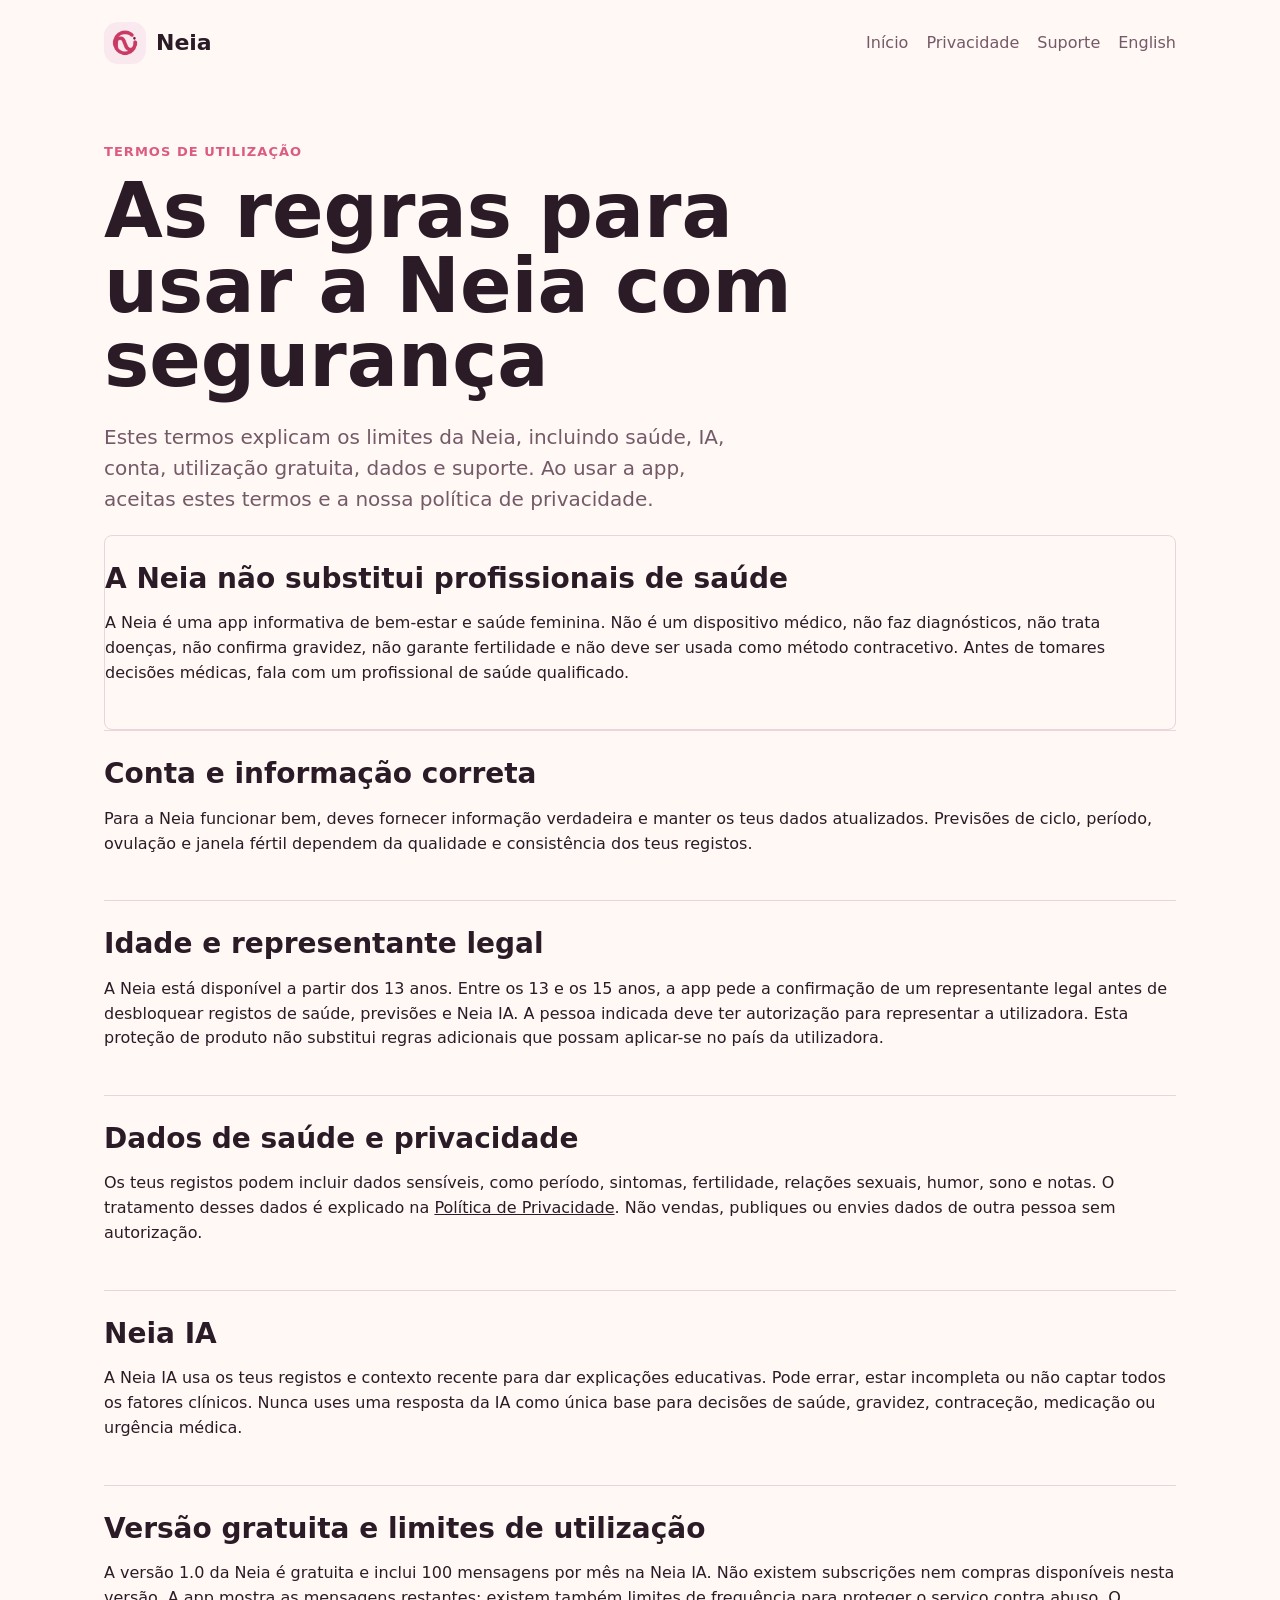
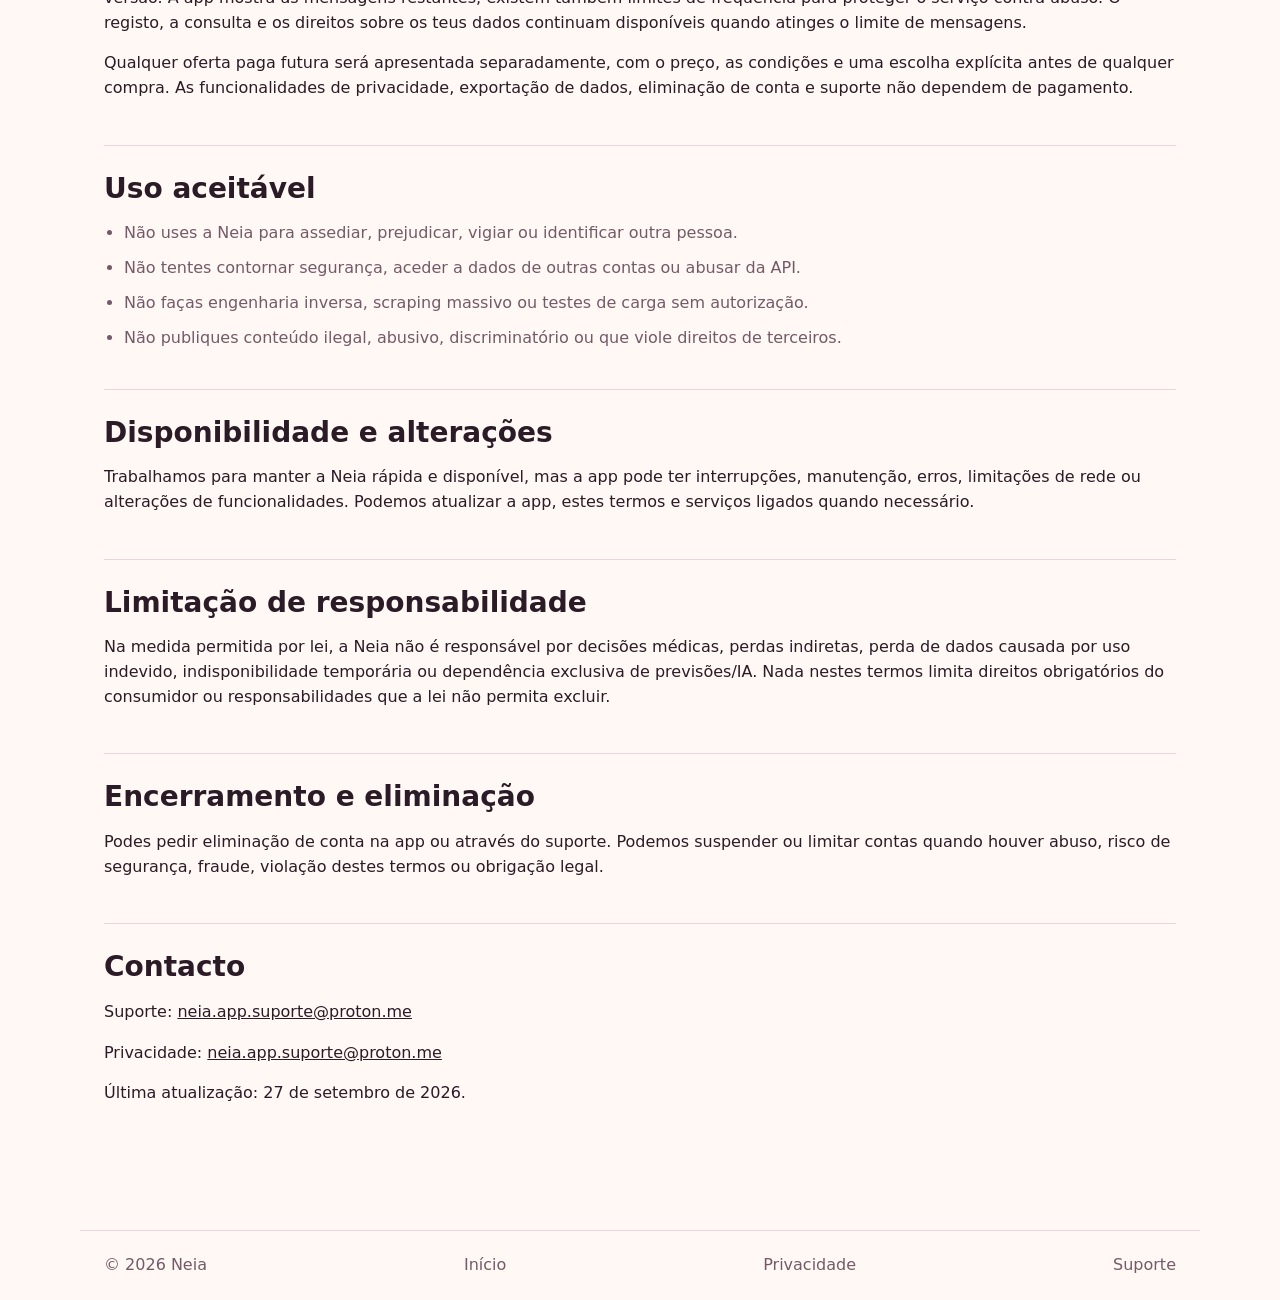
<file: terms.html>
<!doctype html>
<html lang="pt-PT">
  <head>
    <meta charset="utf-8" />
    <meta name="viewport" content="width=device-width, initial-scale=1" />
    <title>Termos de Utilização - Neia</title>
    <meta
      name="description"
      content="Termos de utilização da Neia: saúde, IA, conta gratuita, limites de utilização, privacidade, segurança e suporte."
    />
    <meta
      name="health-safety"
      content="nao substitui medico; nao faz diagnosticos; nao deve ser usada como metodo contracetivo"
    />
    <link rel="icon" href="./icon.png" />
    <link rel="stylesheet" href="./styles.css" />
    <link rel="alternate" hreflang="en" href="https://neia.life/en/terms.html" />
  </head>
  <body>
    <header class="site-header">
      <a class="brand" href="./index.html">
        <img src="icon.png" alt="Neia" />
        <span>Neia</span>
      </a>
      <nav aria-label="Principal">
        <a href="./index.html">Início</a>
        <a href="./privacy.html">Privacidade</a>
        <a href="./support.html">Suporte</a>
        <a href="./en/terms.html" hreflang="en" lang="en">English</a>
      </nav>
    </header>

    <main class="legal-page">
      <p class="eyebrow">Termos de utilização</p>
      <h1>As regras para usar a Neia com segurança</h1>
      <p class="lead">
        Estes termos explicam os limites da Neia, incluindo saúde, IA, conta,
        utilização gratuita, dados e suporte. Ao usar a app, aceitas estes termos e a
        nossa política de privacidade.
      </p>

      <section class="notice">
        <h2>A Neia não substitui profissionais de saúde</h2>
        <p>
          A Neia é uma app informativa de bem-estar e saúde feminina. Não é um
          dispositivo médico, não faz diagnósticos, não trata doenças, não confirma
          gravidez, não garante fertilidade e não deve ser usada como método
          contracetivo. Antes de tomares decisões médicas, fala com um profissional
          de saúde qualificado.
        </p>
      </section>

      <section>
        <h2>Conta e informação correta</h2>
        <p>
          Para a Neia funcionar bem, deves fornecer informação verdadeira e manter
          os teus dados atualizados. Previsões de ciclo, período, ovulação e janela
          fértil dependem da qualidade e consistência dos teus registos.
        </p>
      </section>

      <section>
        <h2>Idade e representante legal</h2>
        <p>
          A Neia está disponível a partir dos 13 anos. Entre os 13 e os 15 anos, a app pede a
          confirmação de um representante legal antes de desbloquear registos de saúde,
          previsões e Neia IA. A pessoa indicada deve ter autorização para representar a
          utilizadora. Esta proteção de produto não substitui regras adicionais que possam
          aplicar-se no país da utilizadora.
        </p>
      </section>

      <section>
        <h2>Dados de saúde e privacidade</h2>
        <p>
          Os teus registos podem incluir dados sensíveis, como período, sintomas,
          fertilidade, relações sexuais, humor, sono e notas. O tratamento desses
          dados é explicado na <a href="./privacy.html">Política de Privacidade</a>.
          Não vendas, publiques ou envies dados de outra pessoa sem autorização.
        </p>
      </section>

      <section>
        <h2>Neia IA</h2>
        <p>
          A Neia IA usa os teus registos e contexto recente para dar explicações
          educativas. Pode errar, estar incompleta ou não captar todos os fatores
          clínicos. Nunca uses uma resposta da IA como única base para decisões de
          saúde, gravidez, contraceção, medicação ou urgência médica.
        </p>
      </section>

      <section>
        <h2>Versão gratuita e limites de utilização</h2>
        <p>
          A versão 1.0 da Neia é gratuita e inclui 100 mensagens por mês na Neia IA.
          Não existem subscrições nem compras disponíveis nesta versão. A app mostra
          as mensagens restantes; existem também limites de frequência para proteger
          o serviço contra abuso. O registo, a consulta e os direitos sobre os teus
          dados continuam disponíveis quando atinges o limite de mensagens.
        </p>
        <p>
          Qualquer oferta paga futura será apresentada separadamente, com o preço,
          as condições e uma escolha explícita antes de qualquer compra. As
          funcionalidades de privacidade, exportação de dados, eliminação de conta
          e suporte não dependem de pagamento.
        </p>
      </section>

      <section>
        <h2>Uso aceitável</h2>
        <ul class="check-list">
          <li>Não uses a Neia para assediar, prejudicar, vigiar ou identificar outra pessoa.</li>
          <li>Não tentes contornar segurança, aceder a dados de outras contas ou abusar da API.</li>
          <li>Não faças engenharia inversa, scraping massivo ou testes de carga sem autorização.</li>
          <li>Não publiques conteúdo ilegal, abusivo, discriminatório ou que viole direitos de terceiros.</li>
        </ul>
      </section>

      <section>
        <h2>Disponibilidade e alterações</h2>
        <p>
          Trabalhamos para manter a Neia rápida e disponível, mas a app pode ter
          interrupções, manutenção, erros, limitações de rede ou alterações de
          funcionalidades. Podemos atualizar a app, estes termos e serviços ligados
          quando necessário.
        </p>
      </section>

      <section>
        <h2>Limitação de responsabilidade</h2>
        <p>
          Na medida permitida por lei, a Neia não é responsável por decisões médicas,
          perdas indiretas, perda de dados causada por uso indevido, indisponibilidade
          temporária ou dependência exclusiva de previsões/IA. Nada nestes termos limita
          direitos obrigatórios do consumidor ou responsabilidades que a lei não permita excluir.
        </p>
      </section>

      <section>
        <h2>Encerramento e eliminação</h2>
        <p>
          Podes pedir eliminação de conta na app ou através do suporte. Podemos suspender
          ou limitar contas quando houver abuso, risco de segurança, fraude, violação destes
          termos ou obrigação legal.
        </p>
      </section>

      <section>
        <h2>Contacto</h2>
        <p>Suporte: <a href="mailto:neia.app.suporte@proton.me">neia.app.suporte@proton.me</a></p>
        <p>Privacidade: <a href="mailto:neia.app.suporte@proton.me">neia.app.suporte@proton.me</a></p>
        <p>Última atualização: 27 de setembro de 2026.</p>
      </section>
    </main>

    <footer>
      <span>© 2026 Neia</span>
      <a href="./index.html">Início</a>
      <a href="./privacy.html">Privacidade</a>
      <a href="./support.html">Suporte</a>
    </footer>
  </body>
</html>
</file>
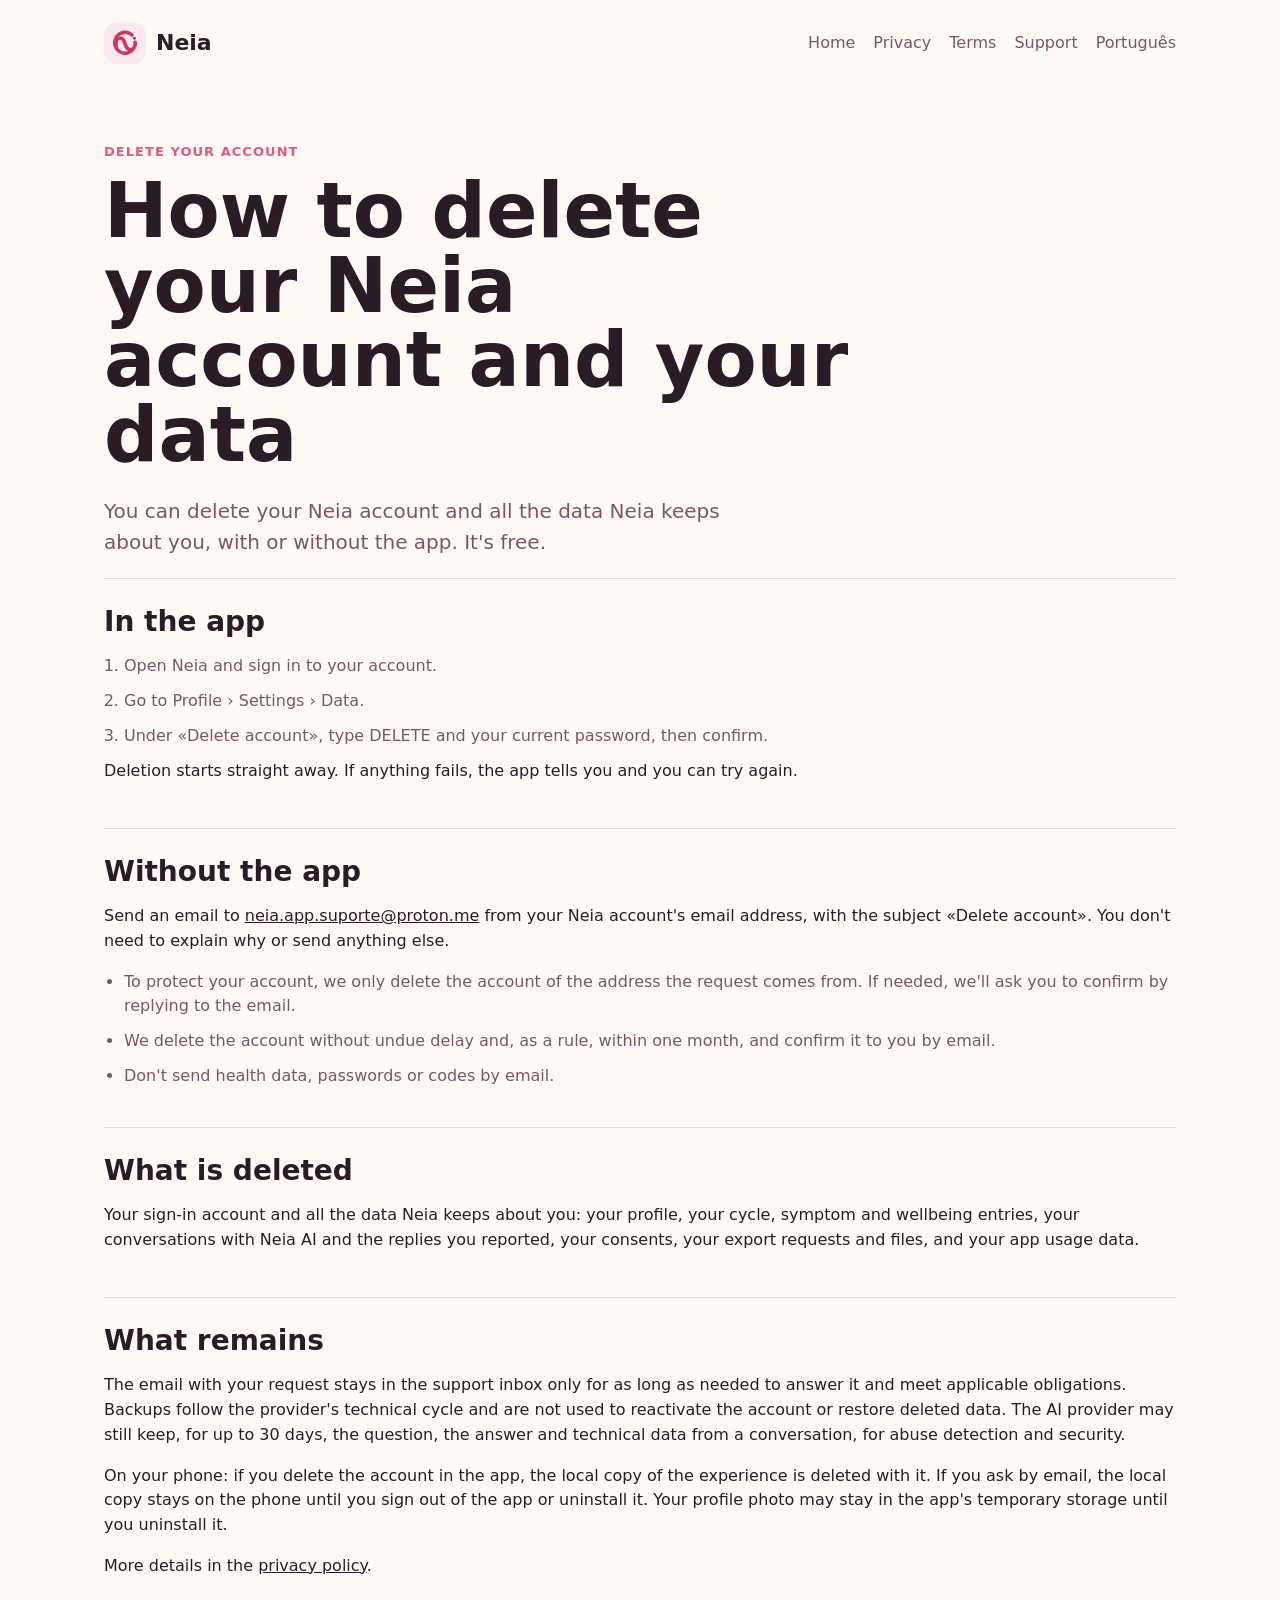
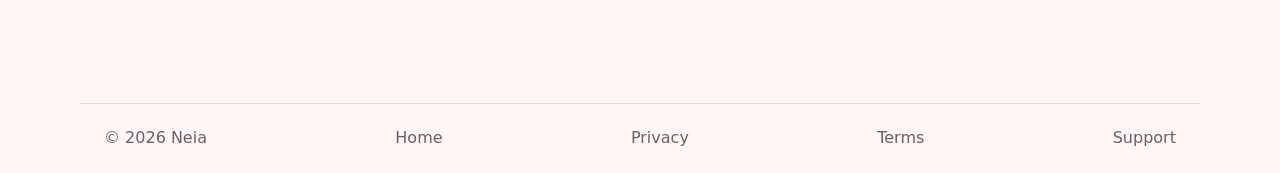
<file: en/delete-account.html>
<!doctype html>
<html lang="en">
  <head>
    <meta charset="utf-8" />
    <meta name="viewport" content="width=device-width, initial-scale=1" />
    <title>Delete your account - Neia</title>
    <meta
      name="description"
      content="How to request deletion of your Neia account and all your data, with or without the app."
    />
    <link rel="icon" href="../icon.png" />
    <link rel="stylesheet" href="../styles.css" />
    <link rel="alternate" hreflang="pt-PT" href="https://neia.life/eliminar-conta.html" />
  </head>
  <body>
    <header class="site-header">
      <a class="brand" href="./index.html">
        <img src="../icon.png" alt="Neia" />
        <span>Neia</span>
      </a>
      <nav aria-label="Main">
        <a href="./index.html">Home</a>
        <a href="./privacy.html">Privacy</a>
        <a href="./terms.html">Terms</a>
        <a href="./support.html">Support</a>
        <a href="../eliminar-conta.html" hreflang="pt-PT" lang="pt-PT">Português</a>
      </nav>
    </header>

    <main class="legal-page">
      <p class="eyebrow">Delete your account</p>
      <h1>How to delete your Neia account and your data</h1>
      <p class="lead">
        You can delete your Neia account and all the data Neia keeps about you, with or without
        the app. It's free.
      </p>

      <section>
        <h2>In the app</h2>
        <ol class="check-list">
          <li>Open Neia and sign in to your account.</li>
          <li>Go to Profile › Settings › Data.</li>
          <li>Under «Delete account», type DELETE and your current password, then confirm.</li>
        </ol>
        <p>Deletion starts straight away. If anything fails, the app tells you and you can try again.</p>
      </section>

      <section>
        <h2>Without the app</h2>
        <p>
          Send an email to
          <a href="mailto:neia.app.suporte@proton.me?subject=Delete%20account">neia.app.suporte@proton.me</a>
          from your Neia account's email address, with the subject «Delete account». You don't
          need to explain why or send anything else.
        </p>
        <ul class="check-list">
          <li>To protect your account, we only delete the account of the address the request comes from. If needed, we'll ask you to confirm by replying to the email.</li>
          <li>We delete the account without undue delay and, as a rule, within one month, and confirm it to you by email.</li>
          <li>Don't send health data, passwords or codes by email.</li>
        </ul>
      </section>

      <section>
        <h2>What is deleted</h2>
        <p>
          Your sign-in account and all the data Neia keeps about you: your profile, your cycle,
          symptom and wellbeing entries, your conversations with Neia AI and the replies you
          reported, your consents, your export requests and files, and your app usage data.
        </p>
      </section>

      <section>
        <h2>What remains</h2>
        <p>
          The email with your request stays in the support inbox only for as long as needed to
          answer it and meet applicable obligations. Backups follow the provider's technical cycle
          and are not used to reactivate the account or restore deleted data. The AI provider may
          still keep, for up to 30 days, the question, the answer and technical data from a
          conversation, for abuse detection and security.
        </p>
        <p>
          On your phone: if you delete the account in the app, the local copy of the experience is
          deleted with it. If you ask by email, the local copy stays on the phone until you sign
          out of the app or uninstall it. Your profile photo may stay in the app's temporary
          storage until you uninstall it.
        </p>
        <p>More details in the <a href="./privacy.html">privacy policy</a>.</p>
      </section>
    </main>

    <footer>
      <span>© 2026 Neia</span>
      <a href="./index.html">Home</a>
      <a href="./privacy.html">Privacy</a>
      <a href="./terms.html">Terms</a>
      <a href="./support.html">Support</a>
    </footer>
  </body>
</html>
</file>
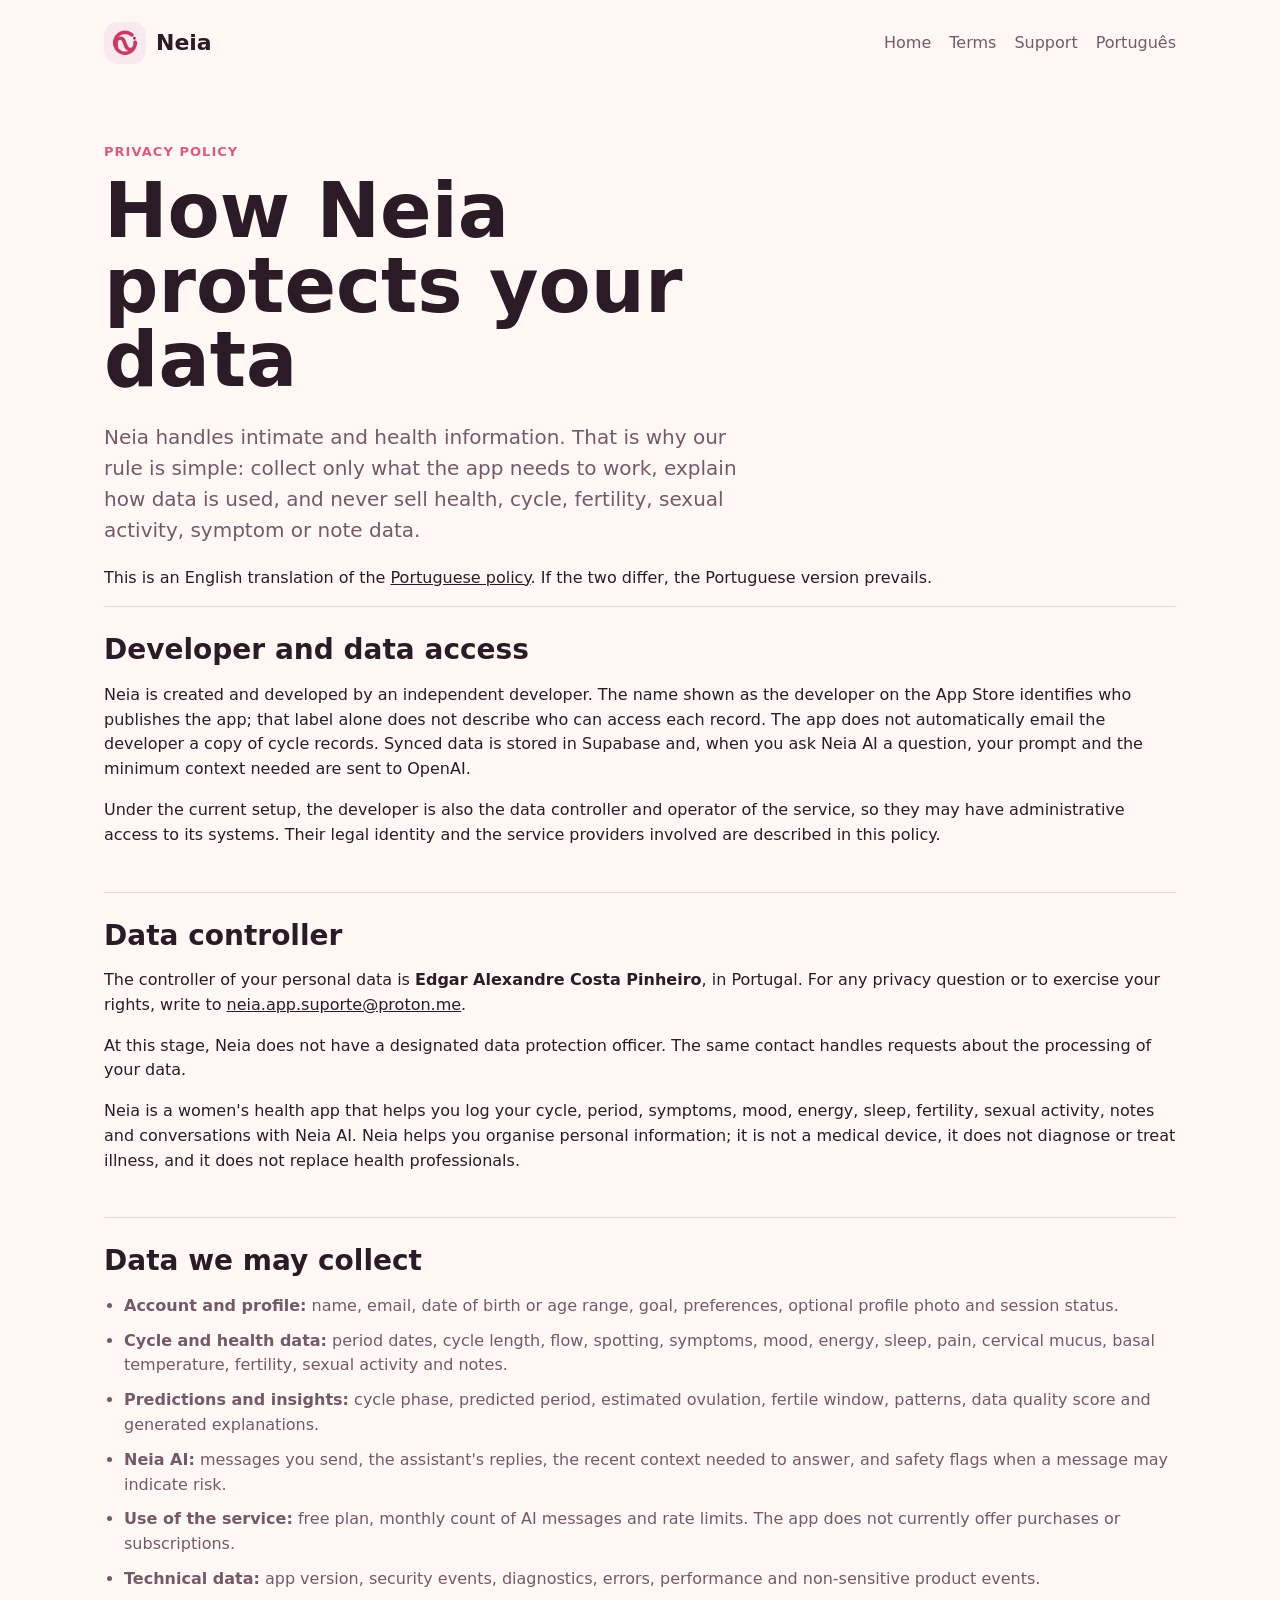
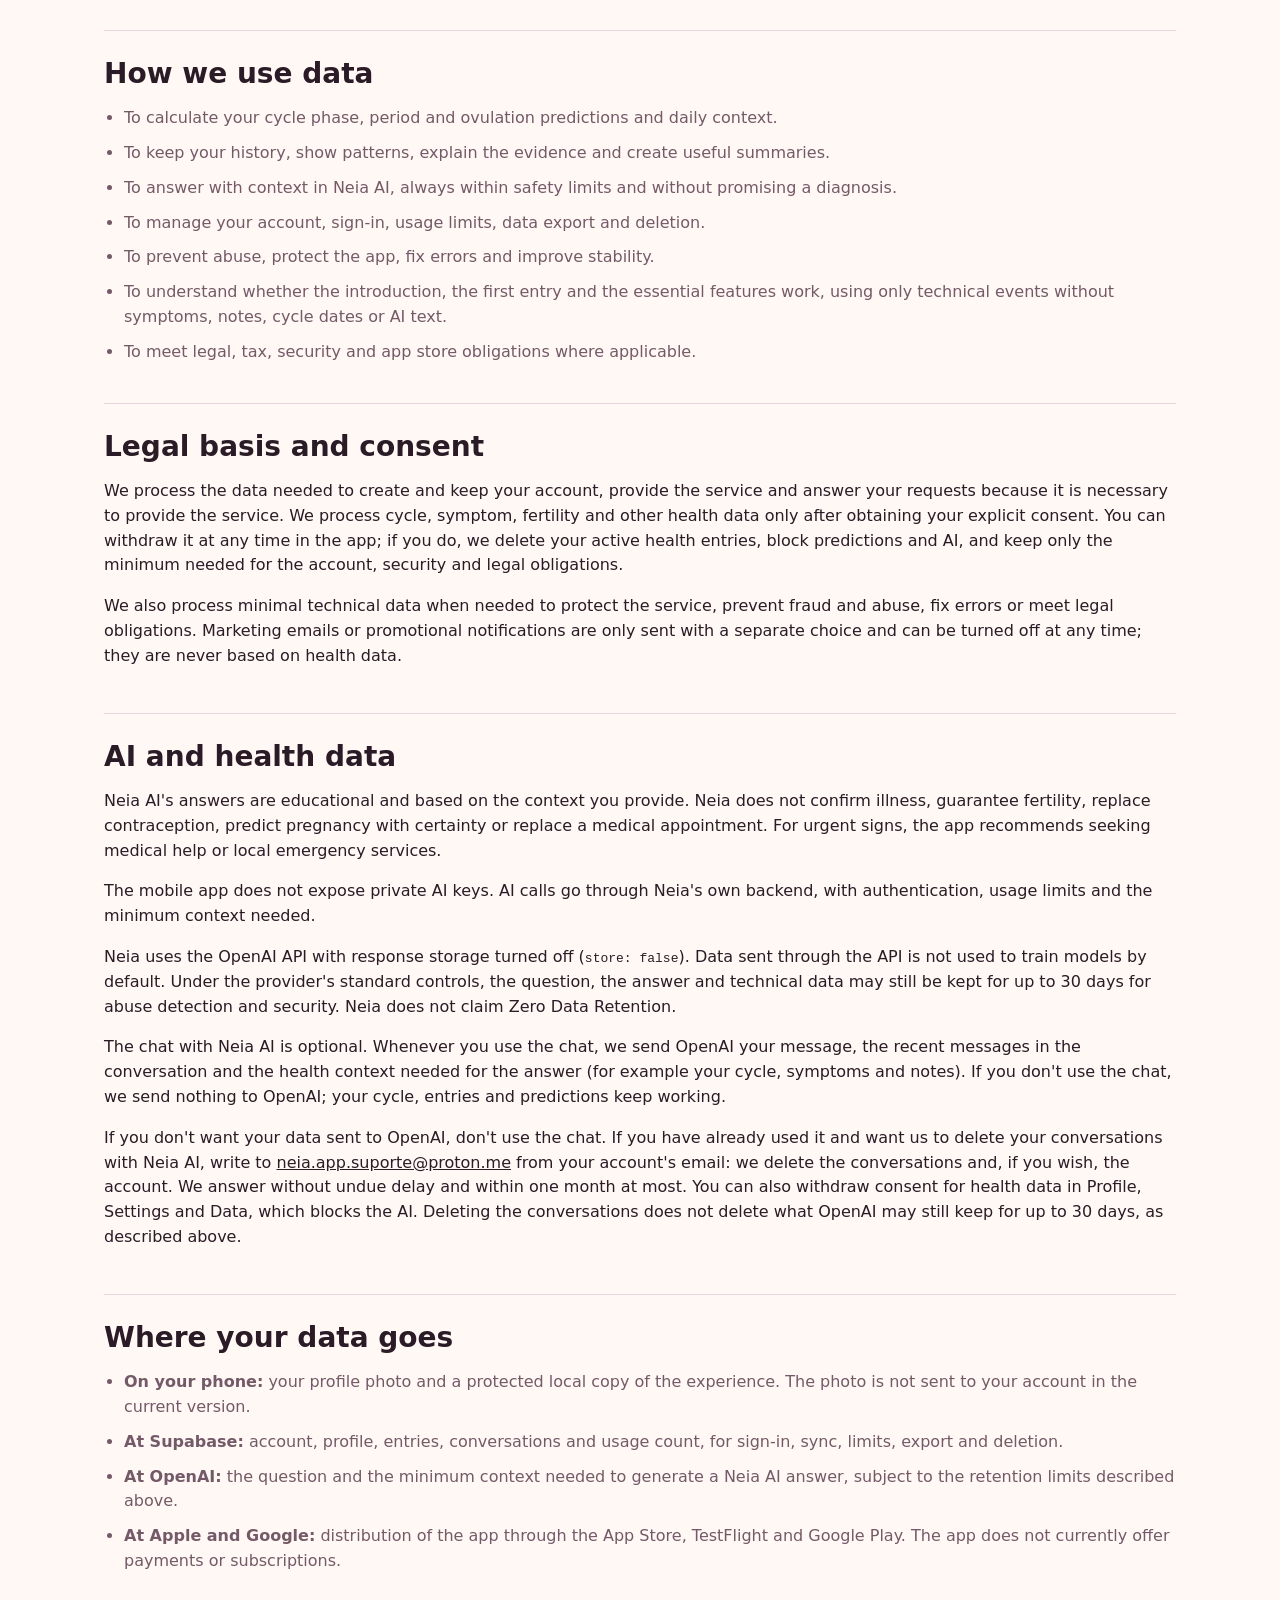
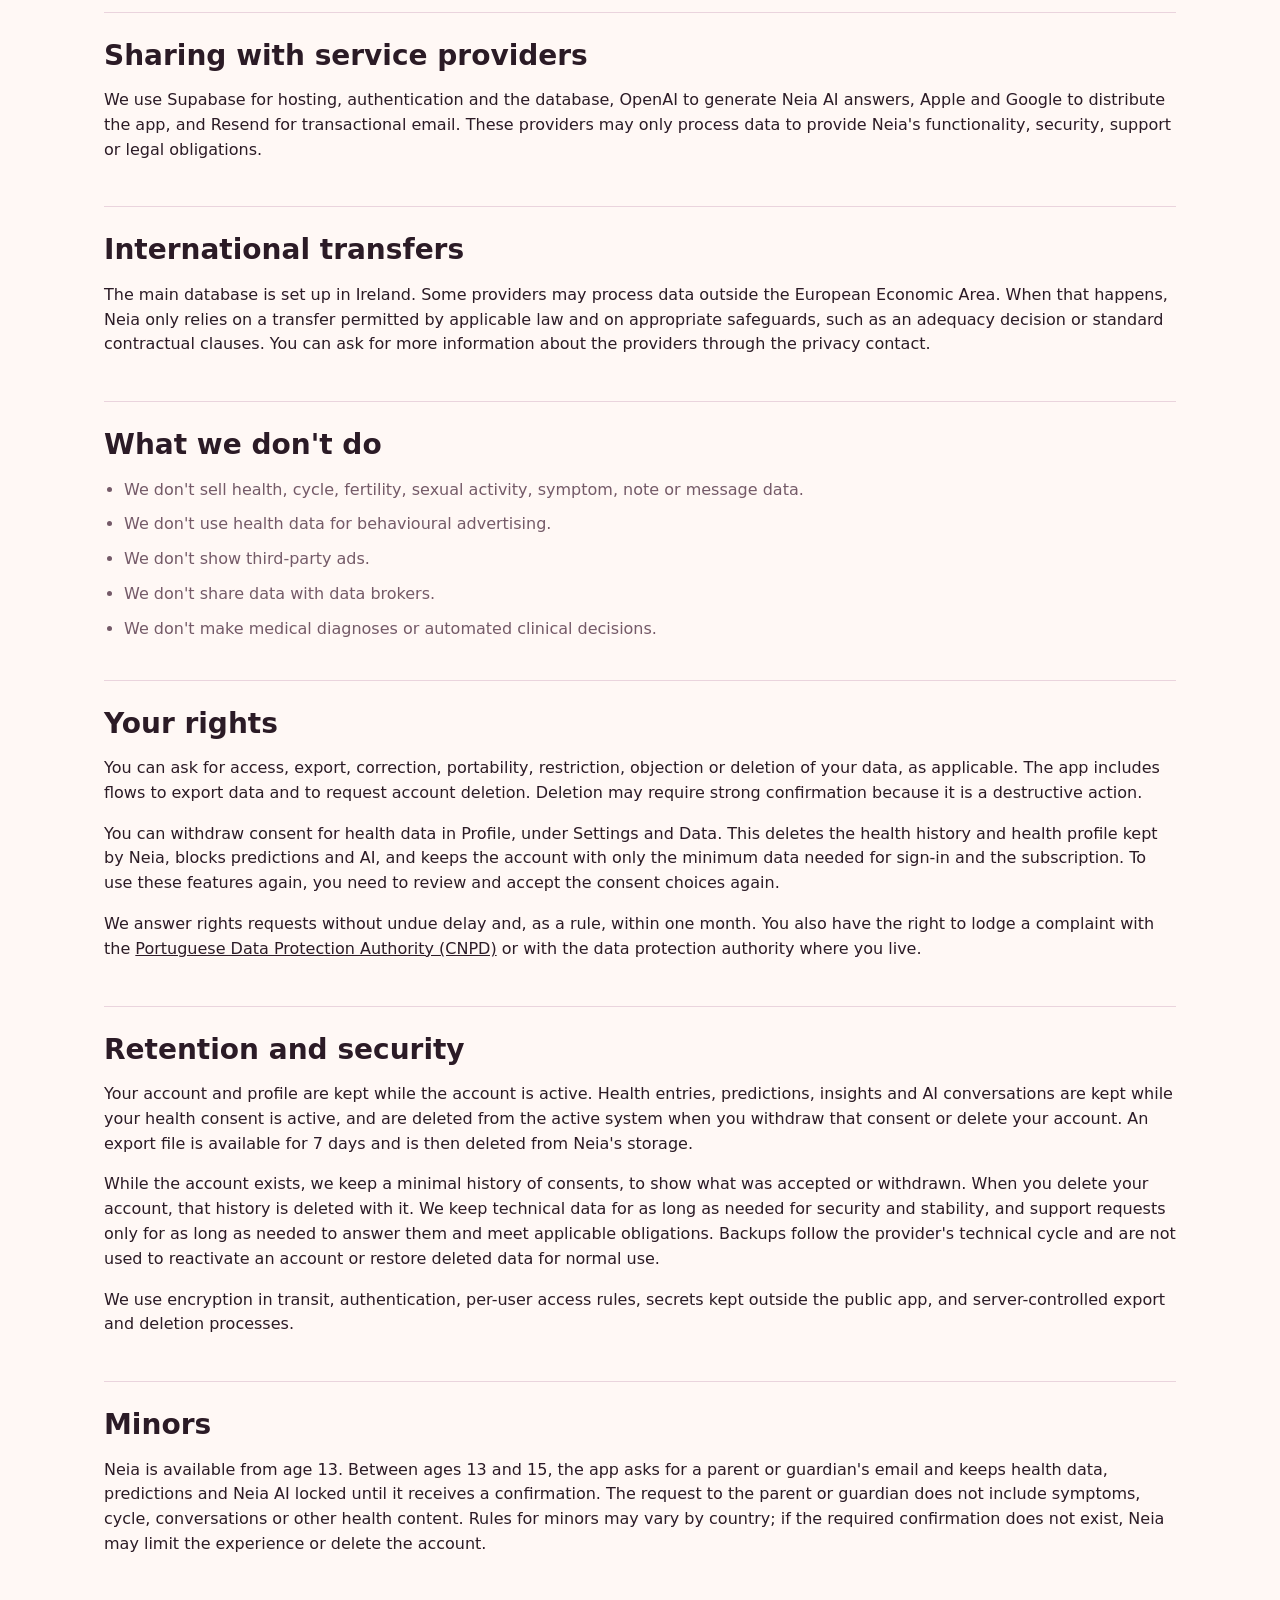
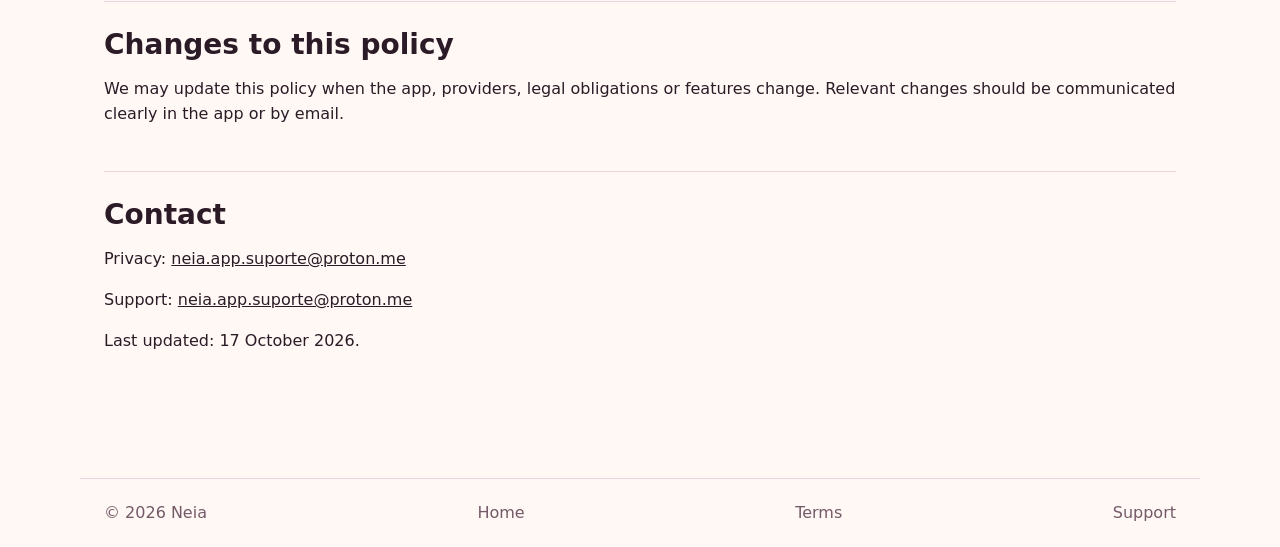
<file: en/privacy.html>
<!doctype html>
<html lang="en">
  <head>
    <meta charset="utf-8" />
    <meta name="viewport" content="width=device-width, initial-scale=1" />
    <title>Privacy Policy - Neia</title>
    <meta
      name="description"
      content="Neia's privacy policy: health data, cycle, AI, free account, your rights, security and contact."
    />
    <link rel="icon" href="../icon.png" />
    <link rel="stylesheet" href="../styles.css" />
    <link rel="alternate" hreflang="pt-PT" href="https://neia.life/privacy.html" />
  </head>
  <body>
    <header class="site-header">
      <a class="brand" href="./index.html">
        <img src="../icon.png" alt="Neia" />
        <span>Neia</span>
      </a>
      <nav aria-label="Main">
        <a href="./index.html">Home</a>
        <a href="./terms.html">Terms</a>
        <a href="./support.html">Support</a>
        <a href="../privacy.html" hreflang="pt-PT" lang="pt-PT">Português</a>
      </nav>
    </header>

    <main class="legal-page">
      <p class="eyebrow">Privacy policy</p>
      <h1>How Neia protects your data</h1>
      <p class="lead">
        Neia handles intimate and health information. That is why our rule is simple:
        collect only what the app needs to work, explain how data is used, and never sell
        health, cycle, fertility, sexual activity, symptom or note data.
      </p>
      <p>
        This is an English translation of the <a href="../privacy.html" hreflang="pt-PT">Portuguese
        policy</a>. If the two differ, the Portuguese version prevails.
      </p>

      <section>
        <h2>Developer and data access</h2>
        <p>
          Neia is created and developed by an independent developer. The name shown as the
          developer on the App Store identifies who publishes the app; that label alone does
          not describe who can access each record. The app does not automatically email the
          developer a copy of cycle records. Synced data is stored in Supabase and, when you ask Neia AI a question,
          your prompt and the minimum context needed are sent to OpenAI.
        </p>
        <p>
          Under the current setup, the developer is also the data controller and operator of
          the service, so they may have administrative access to its systems. Their legal
          identity and the service providers involved are described in this policy.
        </p>
      </section>

      <section>
        <h2>Data controller</h2>
        <p>
          The controller of your personal data is <strong>Edgar Alexandre Costa Pinheiro</strong>, in Portugal.
          For any privacy question or to exercise your rights, write to
          <a href="mailto:neia.app.suporte@proton.me">neia.app.suporte@proton.me</a>.
        </p>
        <p>
          At this stage, Neia does not have a designated data protection officer. The same
          contact handles requests about the processing of your data.
        </p>
        <p>
          Neia is a women's health app that helps you log your cycle, period, symptoms, mood,
          energy, sleep, fertility, sexual activity, notes and conversations with Neia AI. Neia
          helps you organise personal information; it is not a medical device, it does not
          diagnose or treat illness, and it does not replace health professionals.
        </p>
      </section>

      <section>
        <h2>Data we may collect</h2>
        <ul class="check-list">
          <li><strong>Account and profile:</strong> name, email, date of birth or age range, goal, preferences, optional profile photo and session status.</li>
          <li><strong>Cycle and health data:</strong> period dates, cycle length, flow, spotting, symptoms, mood, energy, sleep, pain, cervical mucus, basal temperature, fertility, sexual activity and notes.</li>
          <li><strong>Predictions and insights:</strong> cycle phase, predicted period, estimated ovulation, fertile window, patterns, data quality score and generated explanations.</li>
          <li><strong>Neia AI:</strong> messages you send, the assistant's replies, the recent context needed to answer, and safety flags when a message may indicate risk.</li>
          <li><strong>Use of the service:</strong> free plan, monthly count of AI messages and rate limits. The app does not currently offer purchases or subscriptions.</li>
          <li><strong>Technical data:</strong> app version, security events, diagnostics, errors, performance and non-sensitive product events.</li>
        </ul>
      </section>

      <section>
        <h2>How we use data</h2>
        <ul class="check-list">
          <li>To calculate your cycle phase, period and ovulation predictions and daily context.</li>
          <li>To keep your history, show patterns, explain the evidence and create useful summaries.</li>
          <li>To answer with context in Neia AI, always within safety limits and without promising a diagnosis.</li>
          <li>To manage your account, sign-in, usage limits, data export and deletion.</li>
          <li>To prevent abuse, protect the app, fix errors and improve stability.</li>
          <li>To understand whether the introduction, the first entry and the essential features work, using only technical events without symptoms, notes, cycle dates or AI text.</li>
          <li>To meet legal, tax, security and app store obligations where applicable.</li>
        </ul>
      </section>

      <section>
        <h2>Legal basis and consent</h2>
        <p>
          We process the data needed to create and keep your account, provide the service and
          answer your requests because it is necessary to provide the service. We process cycle,
          symptom, fertility and other health data only after obtaining your explicit consent.
          You can withdraw it at any time in the app; if you do, we delete your active health
          entries, block predictions and AI, and keep only the minimum needed for the account,
          security and legal obligations.
        </p>
        <p>
          We also process minimal technical data when needed to protect the service, prevent
          fraud and abuse, fix errors or meet legal obligations. Marketing emails or promotional
          notifications are only sent with a separate choice and can be turned off at any time;
          they are never based on health data.
        </p>
      </section>

      <section>
        <h2>AI and health data</h2>
        <p>
          Neia AI's answers are educational and based on the context you provide. Neia does not
          confirm illness, guarantee fertility, replace contraception, predict pregnancy with
          certainty or replace a medical appointment. For urgent signs, the app recommends
          seeking medical help or local emergency services.
        </p>
        <p>
          The mobile app does not expose private AI keys. AI calls go through Neia's own
          backend, with authentication, usage limits and the minimum context needed.
        </p>
        <p>
          Neia uses the OpenAI API with response storage turned off
          (<code>store: false</code>). Data sent through the API is not used to train models by
          default. Under the provider's standard controls, the question, the answer and
          technical data may still be kept for up to 30 days for abuse detection and security.
          Neia does not claim Zero Data Retention.
        </p>
        <p>
          The chat with Neia AI is optional. Whenever you use the chat, we send OpenAI your
          message, the recent messages in the conversation and the health context needed for
          the answer (for example your cycle, symptoms and notes). If you don't use the chat,
          we send nothing to OpenAI; your cycle, entries and predictions keep working.
        </p>
        <p>
          If you don't want your data sent to OpenAI, don't use the chat. If you have already used it
          and want us to delete your conversations with Neia AI, write to
          <a href="mailto:neia.app.suporte@proton.me">neia.app.suporte@proton.me</a> from your
          account's email: we delete the conversations and, if you wish, the account. We
          answer without undue delay and within one month at most. You can also withdraw
          consent for health data in Profile, Settings and Data, which blocks the AI. Deleting
          the conversations does not delete what OpenAI may still keep for up to 30 days, as
          described above.
        </p>
      </section>

      <section>
        <h2>Where your data goes</h2>
        <ul class="check-list">
          <li><strong>On your phone:</strong> your profile photo and a protected local copy of the experience. The photo is not sent to your account in the current version.</li>
          <li><strong>At Supabase:</strong> account, profile, entries, conversations and usage count, for sign-in, sync, limits, export and deletion.</li>
          <li><strong>At OpenAI:</strong> the question and the minimum context needed to generate a Neia AI answer, subject to the retention limits described above.</li>
          <li><strong>At Apple and Google:</strong> distribution of the app through the App Store, TestFlight and Google Play. The app does not currently offer payments or subscriptions.</li>
        </ul>
      </section>

      <section>
        <h2>Sharing with service providers</h2>
        <p>
          We use Supabase for hosting, authentication and the database, OpenAI to generate Neia
          AI answers, Apple and Google to distribute the app, and Resend for transactional email.
          These providers may only process data to provide Neia's functionality, security,
          support or legal obligations.
        </p>
      </section>

      <section>
        <h2>International transfers</h2>
        <p>
          The main database is set up in Ireland. Some providers may process data outside the
          European Economic Area. When that happens, Neia only relies on a transfer permitted by
          applicable law and on appropriate safeguards, such as an adequacy decision or standard
          contractual clauses. You can ask for more information about the providers through the
          privacy contact.
        </p>
      </section>

      <section>
        <h2>What we don't do</h2>
        <ul class="check-list">
          <li>We don't sell health, cycle, fertility, sexual activity, symptom, note or message data.</li>
          <li>We don't use health data for behavioural advertising.</li>
          <li>We don't show third-party ads.</li>
          <li>We don't share data with data brokers.</li>
          <li>We don't make medical diagnoses or automated clinical decisions.</li>
        </ul>
      </section>

      <section>
        <h2>Your rights</h2>
        <p>
          You can ask for access, export, correction, portability, restriction, objection or
          deletion of your data, as applicable. The app includes flows to export data and to
          request account deletion. Deletion may require strong confirmation because it is a
          destructive action.
        </p>
        <p>
          You can withdraw consent for health data in Profile, under Settings and Data. This
          deletes the health history and health profile kept by Neia, blocks predictions and AI,
          and keeps the account with only the minimum data needed for sign-in and the
          subscription. To use these features again, you need to review and accept the consent
          choices again.
        </p>
        <p>
          We answer rights requests without undue delay and, as a rule, within one month. You
          also have the right to lodge a complaint with the
          <a href="https://www.cnpd.pt/" rel="noreferrer">Portuguese Data Protection Authority (CNPD)</a>
          or with the data protection authority where you live.
        </p>
      </section>

      <section>
        <h2>Retention and security</h2>
        <p>
          Your account and profile are kept while the account is active. Health entries,
          predictions, insights and AI conversations are kept while your health consent is
          active, and are deleted from the active system when you withdraw that consent or
          delete your account. An export file is available for 7 days and is then deleted from
          Neia's storage.
        </p>
        <p>
          While the account exists, we keep a minimal history of consents, to show what was
          accepted or withdrawn. When you delete your account, that history is deleted with it.
          We keep technical data for as long as needed for security and stability, and support
          requests only for as long as needed to answer them and meet applicable obligations.
          Backups follow the provider's technical cycle and are not used to reactivate an
          account or restore deleted data for normal use.
        </p>
        <p>
          We use encryption in transit, authentication, per-user access rules, secrets kept
          outside the public app, and server-controlled export and deletion processes.
        </p>
      </section>

      <section>
        <h2>Minors</h2>
        <p>
          Neia is available from age 13. Between ages 13 and 15, the app asks for a parent or
          guardian's email and keeps health data, predictions and Neia AI locked until it
          receives a confirmation. The request to the parent or guardian does not include
          symptoms, cycle, conversations or other health content. Rules for minors may vary by
          country; if the required confirmation does not exist, Neia may limit the experience or
          delete the account.
        </p>
      </section>

      <section>
        <h2>Changes to this policy</h2>
        <p>
          We may update this policy when the app, providers, legal obligations or features
          change. Relevant changes should be communicated clearly in the app or by email.
        </p>
      </section>

      <section>
        <h2>Contact</h2>
        <p>Privacy: <a href="mailto:neia.app.suporte@proton.me">neia.app.suporte@proton.me</a></p>
        <p>Support: <a href="mailto:neia.app.suporte@proton.me">neia.app.suporte@proton.me</a></p>
        <p>Last updated: 17 October 2026.</p>
      </section>
    </main>

    <footer>
      <span>© 2026 Neia</span>
      <a href="./index.html">Home</a>
      <a href="./terms.html">Terms</a>
      <a href="./support.html">Support</a>
    </footer>
  </body>
</html>
</file>
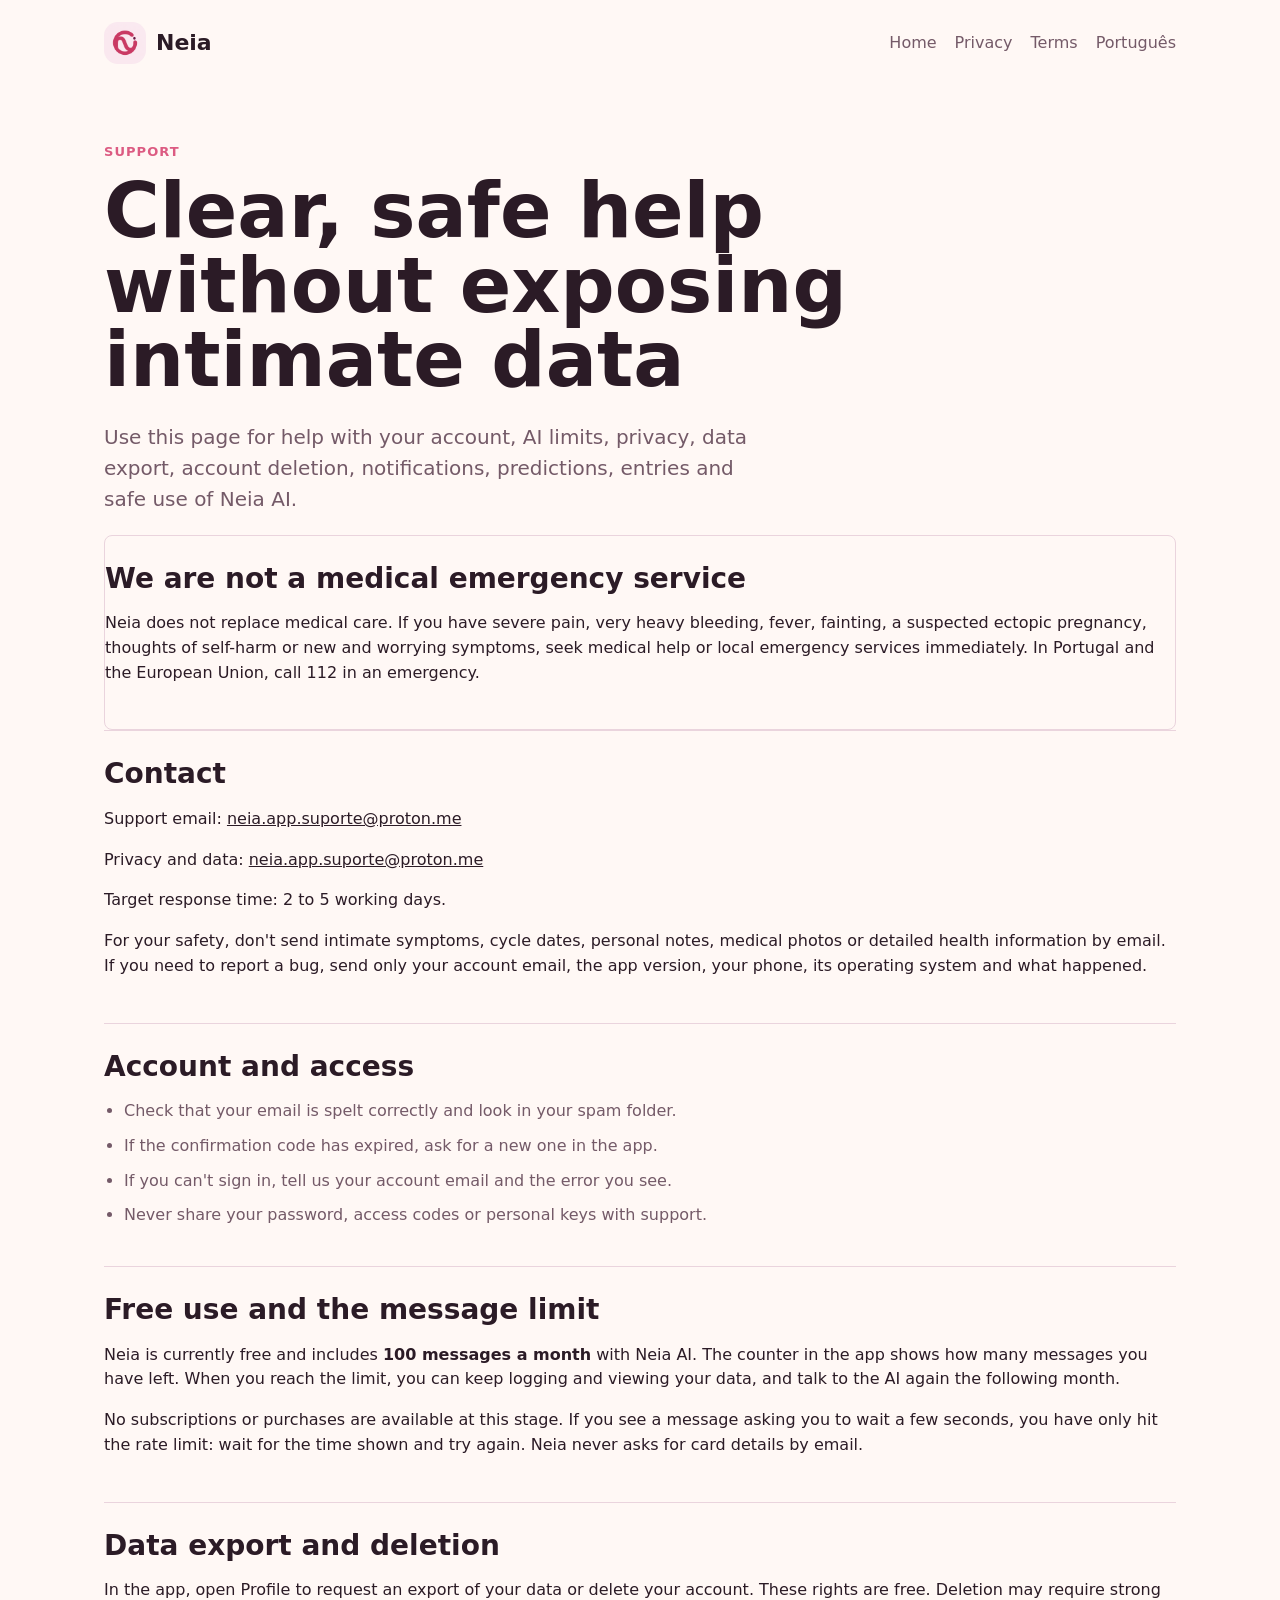
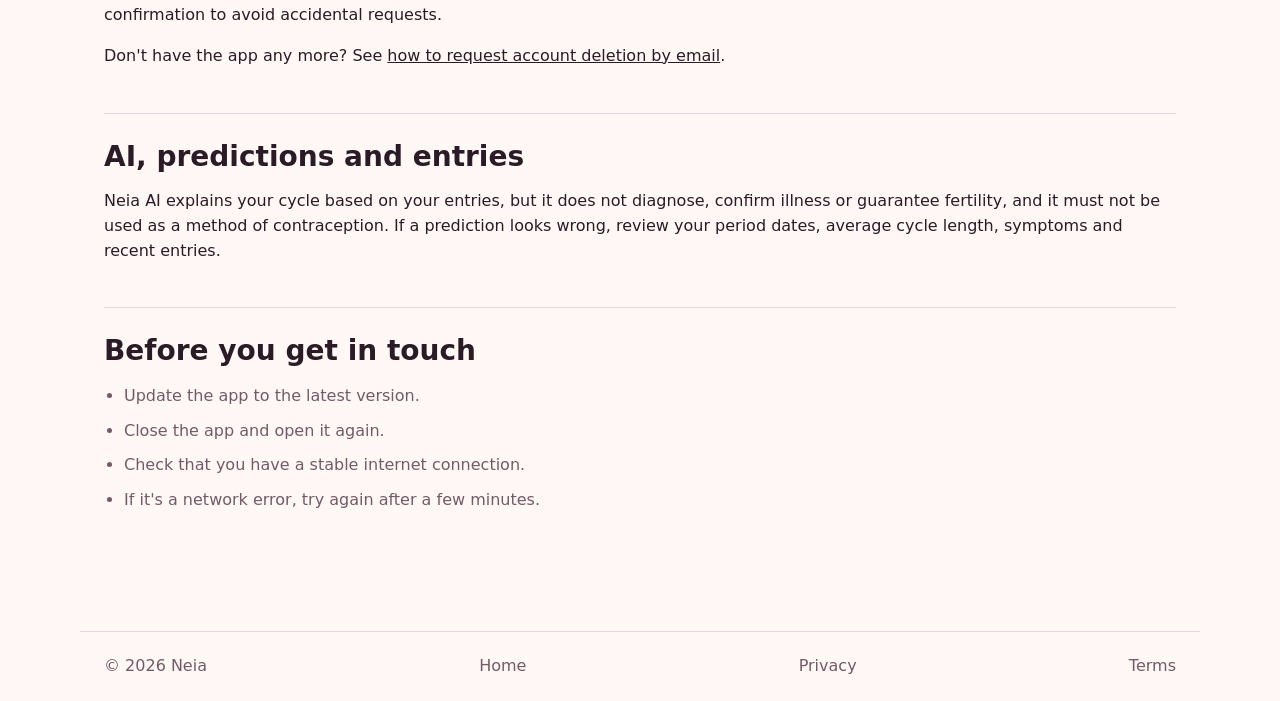
<file: en/support.html>
<!doctype html>
<html lang="en">
  <head>
    <meta charset="utf-8" />
    <meta name="viewport" content="width=device-width, initial-scale=1" />
    <title>Support - Neia</title>
    <meta
      name="description"
      content="Neia support: account, AI limits, privacy, data export, account deletion and safe use."
    />
    <link rel="icon" href="../icon.png" />
    <link rel="stylesheet" href="../styles.css" />
    <link rel="alternate" hreflang="pt-PT" href="https://neia.life/support.html" />
  </head>
  <body>
    <header class="site-header">
      <a class="brand" href="./index.html">
        <img src="../icon.png" alt="Neia" />
        <span>Neia</span>
      </a>
      <nav aria-label="Main">
        <a href="./index.html">Home</a>
        <a href="./privacy.html">Privacy</a>
        <a href="./terms.html">Terms</a>
        <a href="../support.html" hreflang="pt-PT" lang="pt-PT">Português</a>
      </nav>
    </header>

    <main class="legal-page">
      <p class="eyebrow">Support</p>
      <h1>Clear, safe help without exposing intimate data</h1>
      <p class="lead">
        Use this page for help with your account, AI limits, privacy, data export, account
        deletion, notifications, predictions, entries and safe use of Neia AI.
      </p>

      <section class="notice">
        <h2>We are not a medical emergency service</h2>
        <p>
          Neia does not replace medical care. If you have severe pain, very heavy bleeding, fever,
          fainting, a suspected ectopic pregnancy, thoughts of self-harm or new and worrying
          symptoms, seek medical help or local emergency services immediately. In Portugal and
          the European Union, call 112 in an emergency.
        </p>
      </section>

      <section>
        <h2>Contact</h2>
        <p>Support email: <a href="mailto:neia.app.suporte@proton.me">neia.app.suporte@proton.me</a></p>
        <p>Privacy and data: <a href="mailto:neia.app.suporte@proton.me">neia.app.suporte@proton.me</a></p>
        <p>Target response time: 2 to 5 working days.</p>
        <p>
          For your safety, don't send intimate symptoms, cycle dates, personal notes, medical
          photos or detailed health information by email. If you need to report a bug, send only
          your account email, the app version, your phone, its operating system and what
          happened.
        </p>
      </section>

      <section>
        <h2>Account and access</h2>
        <ul class="check-list">
          <li>Check that your email is spelt correctly and look in your spam folder.</li>
          <li>If the confirmation code has expired, ask for a new one in the app.</li>
          <li>If you can't sign in, tell us your account email and the error you see.</li>
          <li>Never share your password, access codes or personal keys with support.</li>
        </ul>
      </section>

      <section>
        <h2>Free use and the message limit</h2>
        <p>
          Neia is currently free and includes <strong>100 messages a month</strong> with Neia AI.
          The counter in the app shows how many messages you have left. When you reach the limit,
          you can keep logging and viewing your data, and talk to the AI again the following
          month.
        </p>
        <p>
          No subscriptions or purchases are available at this stage. If you see a message asking
          you to wait a few seconds, you have only hit the rate limit: wait for the time shown and
          try again. Neia never asks for card details by email.
        </p>
      </section>

      <section>
        <h2>Data export and deletion</h2>
        <p>
          In the app, open Profile to request an export of your data or delete your account.
          These rights are free. Deletion may require strong confirmation to avoid accidental
          requests.
        </p>
        <p>
          Don't have the app any more? See <a href="./delete-account.html">how to request account deletion by email</a>.
        </p>
      </section>

      <section>
        <h2>AI, predictions and entries</h2>
        <p>
          Neia AI explains your cycle based on your entries, but it does not diagnose, confirm
          illness or guarantee fertility, and it must not be used as a method of contraception.
          If a prediction looks wrong, review your period dates, average cycle length, symptoms
          and recent entries.
        </p>
      </section>

      <section>
        <h2>Before you get in touch</h2>
        <ul class="check-list">
          <li>Update the app to the latest version.</li>
          <li>Close the app and open it again.</li>
          <li>Check that you have a stable internet connection.</li>
          <li>If it's a network error, try again after a few minutes.</li>
        </ul>
      </section>
    </main>

    <footer>
      <span>© 2026 Neia</span>
      <a href="./index.html">Home</a>
      <a href="./privacy.html">Privacy</a>
      <a href="./terms.html">Terms</a>
    </footer>
  </body>
</html>
</file>
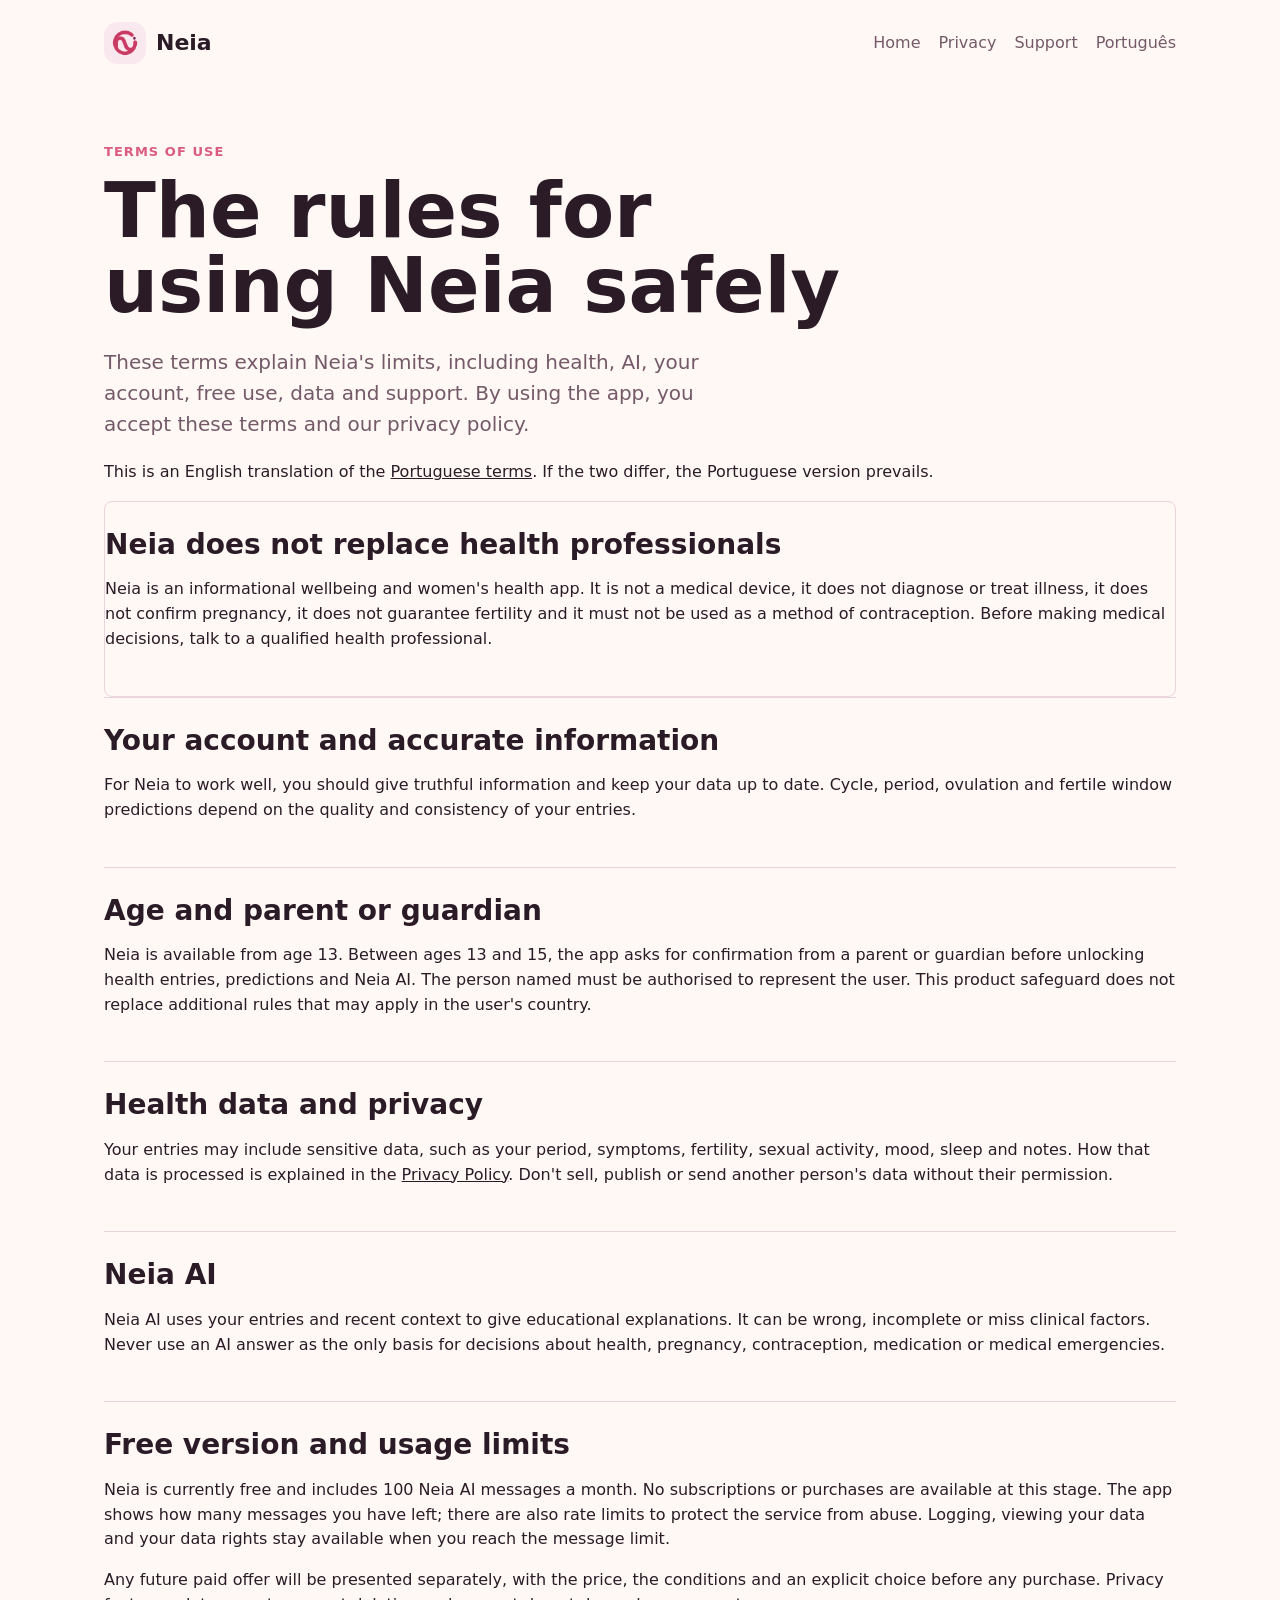
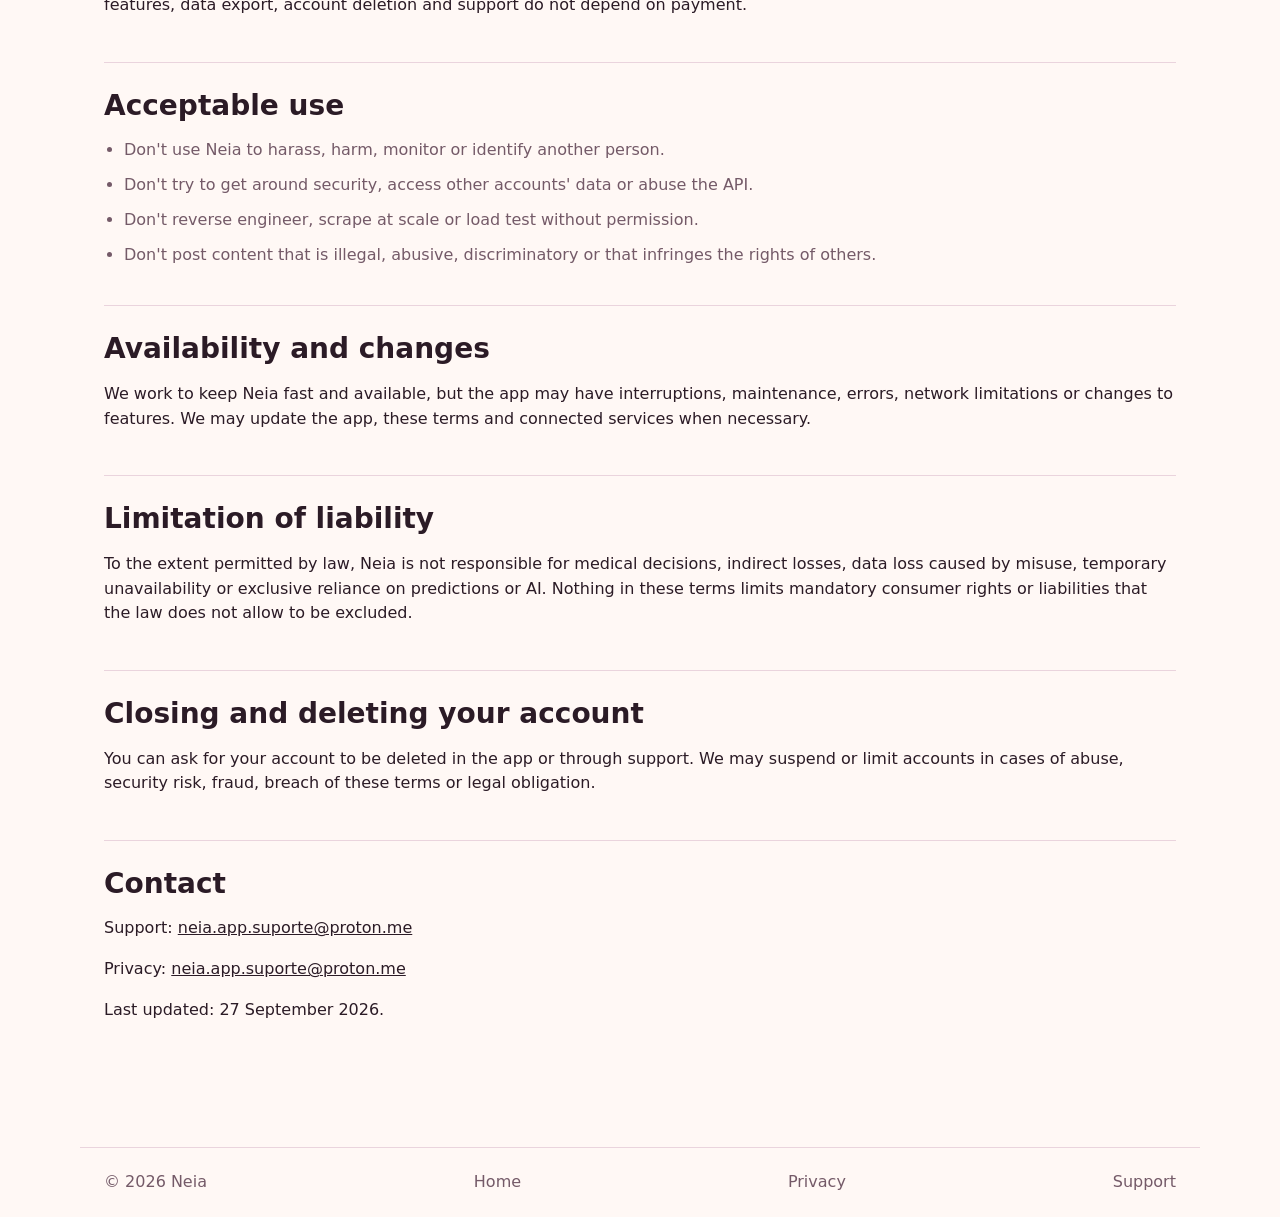
<file: en/terms.html>
<!doctype html>
<html lang="en">
  <head>
    <meta charset="utf-8" />
    <meta name="viewport" content="width=device-width, initial-scale=1" />
    <title>Terms of Use - Neia</title>
    <meta
      name="description"
      content="Neia's terms of use: health, AI, free account, usage limits, privacy, security and support."
    />
    <meta
      name="health-safety"
      content="does not replace a doctor; does not diagnose; must not be used as contraception"
    />
    <link rel="icon" href="../icon.png" />
    <link rel="stylesheet" href="../styles.css" />
    <link rel="alternate" hreflang="pt-PT" href="https://neia.life/terms.html" />
  </head>
  <body>
    <header class="site-header">
      <a class="brand" href="./index.html">
        <img src="../icon.png" alt="Neia" />
        <span>Neia</span>
      </a>
      <nav aria-label="Main">
        <a href="./index.html">Home</a>
        <a href="./privacy.html">Privacy</a>
        <a href="./support.html">Support</a>
        <a href="../terms.html" hreflang="pt-PT" lang="pt-PT">Português</a>
      </nav>
    </header>

    <main class="legal-page">
      <p class="eyebrow">Terms of use</p>
      <h1>The rules for using Neia safely</h1>
      <p class="lead">
        These terms explain Neia's limits, including health, AI, your account, free use, data
        and support. By using the app, you accept these terms and our privacy policy.
      </p>
      <p>
        This is an English translation of the <a href="../terms.html" hreflang="pt-PT">Portuguese
        terms</a>. If the two differ, the Portuguese version prevails.
      </p>

      <section class="notice">
        <h2>Neia does not replace health professionals</h2>
        <p>
          Neia is an informational wellbeing and women's health app. It is not a medical device,
          it does not diagnose or treat illness, it does not confirm pregnancy, it does not
          guarantee fertility and it must not be used as a method of contraception. Before making
          medical decisions, talk to a qualified health professional.
        </p>
      </section>

      <section>
        <h2>Your account and accurate information</h2>
        <p>
          For Neia to work well, you should give truthful information and keep your data up to
          date. Cycle, period, ovulation and fertile window predictions depend on the quality and
          consistency of your entries.
        </p>
      </section>

      <section>
        <h2>Age and parent or guardian</h2>
        <p>
          Neia is available from age 13. Between ages 13 and 15, the app asks for confirmation
          from a parent or guardian before unlocking health entries, predictions and Neia AI. The
          person named must be authorised to represent the user. This product safeguard does not
          replace additional rules that may apply in the user's country.
        </p>
      </section>

      <section>
        <h2>Health data and privacy</h2>
        <p>
          Your entries may include sensitive data, such as your period, symptoms, fertility,
          sexual activity, mood, sleep and notes. How that data is processed is explained in the
          <a href="./privacy.html">Privacy Policy</a>. Don't sell, publish or send another
          person's data without their permission.
        </p>
      </section>

      <section>
        <h2>Neia AI</h2>
        <p>
          Neia AI uses your entries and recent context to give educational explanations. It can
          be wrong, incomplete or miss clinical factors. Never use an AI answer as the only basis
          for decisions about health, pregnancy, contraception, medication or medical
          emergencies.
        </p>
      </section>

      <section>
        <h2>Free version and usage limits</h2>
        <p>
          Neia is currently free and includes 100 Neia AI messages a month. No subscriptions or
          purchases are available at this stage. The app shows how many messages you have left;
          there are also rate limits to protect the service from abuse. Logging, viewing your
          data and your data rights stay available when you reach the message limit.
        </p>
        <p>
          Any future paid offer will be presented separately, with the price, the conditions and
          an explicit choice before any purchase. Privacy features, data export, account deletion
          and support do not depend on payment.
        </p>
      </section>

      <section>
        <h2>Acceptable use</h2>
        <ul class="check-list">
          <li>Don't use Neia to harass, harm, monitor or identify another person.</li>
          <li>Don't try to get around security, access other accounts' data or abuse the API.</li>
          <li>Don't reverse engineer, scrape at scale or load test without permission.</li>
          <li>Don't post content that is illegal, abusive, discriminatory or that infringes the rights of others.</li>
        </ul>
      </section>

      <section>
        <h2>Availability and changes</h2>
        <p>
          We work to keep Neia fast and available, but the app may have interruptions,
          maintenance, errors, network limitations or changes to features. We may update the app,
          these terms and connected services when necessary.
        </p>
      </section>

      <section>
        <h2>Limitation of liability</h2>
        <p>
          To the extent permitted by law, Neia is not responsible for medical decisions, indirect
          losses, data loss caused by misuse, temporary unavailability or exclusive reliance on
          predictions or AI. Nothing in these terms limits mandatory consumer rights or
          liabilities that the law does not allow to be excluded.
        </p>
      </section>

      <section>
        <h2>Closing and deleting your account</h2>
        <p>
          You can ask for your account to be deleted in the app or through support. We may
          suspend or limit accounts in cases of abuse, security risk, fraud, breach of these terms
          or legal obligation.
        </p>
      </section>

      <section>
        <h2>Contact</h2>
        <p>Support: <a href="mailto:neia.app.suporte@proton.me">neia.app.suporte@proton.me</a></p>
        <p>Privacy: <a href="mailto:neia.app.suporte@proton.me">neia.app.suporte@proton.me</a></p>
        <p>Last updated: 27 September 2026.</p>
      </section>
    </main>

    <footer>
      <span>© 2026 Neia</span>
      <a href="./index.html">Home</a>
      <a href="./privacy.html">Privacy</a>
      <a href="./support.html">Support</a>
    </footer>
  </body>
</html>
</file>
<file: styles.css>
:root {
  --bg: #fff8f5;
  --blush: #fbeaf0;
  --rose: #dc5b82;
  --plum: #5f2d4d;
  --ink: #2b1b26;
  --muted: #745a68;
  --line: #ead4dd;
  --white: #ffffff;
}

* {
  box-sizing: border-box;
}

body {
  margin: 0;
  background: var(--bg);
  color: var(--ink);
  font-family: Inter, ui-sans-serif, system-ui, -apple-system, BlinkMacSystemFont, "Segoe UI", sans-serif;
  line-height: 1.55;
}

a {
  color: inherit;
}

.site-header,
footer {
  align-items: center;
  display: flex;
  justify-content: space-between;
  margin: 0 auto;
  max-width: 1120px;
  padding: 22px 24px;
}

.brand {
  align-items: center;
  display: flex;
  font-size: 22px;
  font-weight: 800;
  gap: 10px;
  text-decoration: none;
}

.brand img {
  border-radius: 14px;
  height: 42px;
  width: 42px;
}

nav,
footer {
  color: var(--muted);
  display: flex;
  flex-wrap: wrap;
  gap: 18px;
}

nav a,
footer a {
  text-decoration: none;
}

.hero {
  align-items: center;
  display: grid;
  gap: 56px;
  grid-template-columns: minmax(0, 1.1fr) minmax(320px, 0.8fr);
  margin: 0 auto;
  max-width: 1120px;
  padding: 72px 24px 96px;
}

.eyebrow {
  color: var(--rose);
  font-size: 13px;
  font-weight: 800;
  letter-spacing: 0.08em;
  margin: 0 0 12px;
  text-transform: uppercase;
}

h1,
h2,
h3,
p {
  margin-top: 0;
}

h1 {
  font-size: clamp(42px, 7vw, 76px);
  letter-spacing: 0;
  line-height: 0.98;
  margin-bottom: 24px;
}

h2 {
  font-size: clamp(30px, 4vw, 46px);
  letter-spacing: 0;
  line-height: 1.05;
  margin-bottom: 18px;
}

h3 {
  font-size: 22px;
  margin-bottom: 10px;
}

.lead {
  color: var(--muted);
  font-size: 20px;
  max-width: 650px;
}

.actions,
.store-buttons {
  display: flex;
  flex-wrap: wrap;
  gap: 12px;
  margin: 28px 0 14px;
}

.button,
.store-buttons span {
  border-radius: 999px;
  display: inline-flex;
  font-weight: 800;
  justify-content: center;
  padding: 14px 20px;
  text-decoration: none;
}

.primary {
  background: var(--plum);
  color: var(--white);
}

.secondary,
.store-buttons span {
  background: var(--white);
  border: 1px solid var(--line);
  color: var(--plum);
}

.trust {
  color: var(--muted);
  font-size: 14px;
}

.phone {
  background: var(--ink);
  border-radius: 42px;
  box-shadow: 0 24px 70px rgba(95, 45, 77, 0.25);
  margin: 0 auto;
  max-width: 360px;
  min-height: 690px;
  padding: 18px;
  width: 100%;
}

.phone-top {
  background: #130d12;
  border-radius: 0 0 18px 18px;
  height: 28px;
  margin: 0 auto 20px;
  width: 120px;
}

.screen-card {
  background: linear-gradient(180deg, #fff8f5, #fbeaf0);
  border-radius: 28px;
  min-height: 590px;
  padding: 28px;
}

.phase,
.badge {
  background: rgba(220, 91, 130, 0.12);
  border-radius: 999px;
  color: var(--plum);
  display: inline-flex;
  font-size: 13px;
  font-weight: 800;
  margin-bottom: 20px;
  padding: 8px 12px;
}

.screen-card h2 {
  font-size: 34px;
}

.metric-row {
  align-items: center;
  background: var(--white);
  border-radius: 18px;
  display: flex;
  justify-content: space-between;
  margin-top: 12px;
  padding: 16px;
}

.band {
  background: var(--white);
  padding: 76px 24px;
}

.section-heading,
.split,
.download,
.legal-page {
  margin: 0 auto;
  max-width: 1120px;
}

.grid {
  display: grid;
  gap: 18px;
  grid-template-columns: repeat(3, minmax(0, 1fr));
  margin: 34px auto 0;
  max-width: 1120px;
}

article,
.plus-card,
.notice {
  background: var(--bg);
  border: 1px solid var(--line);
  border-radius: 8px;
  padding: 24px;
}

.split {
  align-items: start;
  display: grid;
  gap: 32px;
  grid-template-columns: minmax(0, 1fr) minmax(320px, 0.8fr);
  padding: 76px 24px;
}

.check-list {
  color: var(--muted);
  margin: 0;
  padding-left: 20px;
}

.check-list li {
  margin-bottom: 10px;
}

.plus-card {
  background: var(--blush);
}

.download {
  padding: 42px 24px 90px;
  text-align: center;
}

.download .lead,
.download p {
  margin-left: auto;
  margin-right: auto;
  max-width: 720px;
}

.store-buttons {
  justify-content: center;
}

.legal-page {
  padding: 56px 24px 80px;
}

.legal-page section {
  border-top: 1px solid var(--line);
  padding: 28px 0;
}

.legal-page h1 {
  max-width: 760px;
}

.legal-page h2 {
  font-size: 28px;
}

footer {
  border-top: 1px solid var(--line);
}

@media (max-width: 820px) {
  .site-header,
  footer {
    align-items: flex-start;
    flex-direction: column;
  }

  .hero,
  .split,
  .grid {
    grid-template-columns: 1fr;
  }

  .hero {
    padding-top: 42px;
  }

  .phone {
    min-height: auto;
  }

  .screen-card {
    min-height: 500px;
  }
}

/* Product landing page */
.landing {
  background: #fffafb;
  overflow-x: hidden;
}

.landing-header {
  background: rgba(255, 250, 251, 0.94);
  border-bottom: 1px solid rgba(95, 45, 77, 0.1);
  max-width: none;
  padding-left: max(24px, calc((100vw - 1180px) / 2));
  padding-right: max(24px, calc((100vw - 1180px) / 2));
  position: sticky;
  top: 0;
  z-index: 20;
}

.cinema-hero {
  align-items: center;
  background: #f8e9ef;
  display: grid;
  grid-template-columns: minmax(300px, 1fr) minmax(340px, 0.74fr) 52px;
  min-height: calc(100vh - 87px);
  overflow: hidden;
  padding: 52px max(24px, calc((100vw - 1180px) / 2));
  position: relative;
}

.cinema-hero::before {
  background: #fffafb;
  border-radius: 50%;
  content: "";
  height: 720px;
  position: absolute;
  right: 2vw;
  top: 50%;
  transform: translateY(-50%);
  width: 720px;
}

.cinema-copy,
.cinema-device,
.trailer-download {
  position: relative;
  z-index: 1;
}

.cinema-copy {
  max-width: 660px;
}

.cinema-copy h1 {
  font-size: clamp(54px, 7.4vw, 102px);
  line-height: 0.94;
}

.cinema-device {
  background: #25171f;
  border: 10px solid #25171f;
  border-radius: 44px;
  box-shadow: 0 32px 80px rgba(70, 27, 48, 0.2);
  justify-self: center;
  max-height: 78vh;
  overflow: hidden;
  width: min(360px, 74vw);
}

.cinema-device video {
  background: #fff8fa;
  display: block;
  max-height: calc(78vh - 20px);
  object-fit: contain;
  width: 100%;
}

.trailer-download {
  align-self: end;
  color: var(--plum);
  font-size: 13px;
  font-weight: 800;
  padding-bottom: 18px;
  text-decoration: none;
  writing-mode: vertical-rl;
}

.proof-strip {
  background: var(--plum);
  color: white;
  display: flex;
  font-size: 13px;
  font-weight: 800;
  gap: 36px;
  justify-content: center;
  padding: 18px 24px;
}

.proof-strip span + span::before {
  color: #e3a0b8;
  content: "•";
  margin-right: 36px;
}

.experience {
  padding: 104px max(24px, calc((100vw - 1180px) / 2));
}

.experience .section-heading {
  margin: 0 0 48px;
}

.product-reel {
  display: grid;
  gap: 18px;
  grid-template-columns: repeat(5, minmax(0, 1fr));
}

.product-shot {
  background: white;
  border: 1px solid var(--line);
  border-radius: 8px;
  margin: 0;
  overflow: hidden;
}

.product-shot img {
  aspect-ratio: 1320 / 2868;
  display: block;
  object-fit: cover;
  object-position: top;
  width: 100%;
}

.product-shot figcaption {
  display: flex;
  flex-direction: column;
  gap: 4px;
  padding: 18px;
}

.product-shot figcaption span {
  color: var(--muted);
  font-size: 14px;
}

.clarity-band {
  align-items: end;
  background: #2b1823;
  color: white;
  display: grid;
  gap: 72px;
  grid-template-columns: 1fr 1fr;
  padding: 96px max(24px, calc((100vw - 1180px) / 2));
}

.clarity-copy p:last-child {
  color: #dfcbd4;
  font-size: 18px;
  max-width: 600px;
}

.clarity-points {
  margin: 0;
}

.clarity-points div {
  border-top: 1px solid rgba(255, 255, 255, 0.18);
  display: grid;
  gap: 20px;
  grid-template-columns: 120px 1fr;
  padding: 20px 0;
}

.clarity-points dt {
  color: #efa9c1;
  font-weight: 800;
}

.clarity-points dd {
  margin: 0;
}

.privacy-promise {
  display: grid;
  gap: 72px;
  grid-template-columns: 0.9fr 1.1fr;
  margin: 0 auto;
  max-width: 1180px;
  padding: 104px 24px 20px;
}

.privacy-heading > p:not(.eyebrow) {
  color: var(--muted);
  font-size: 18px;
  max-width: 520px;
}

.privacy-heading a {
  color: var(--plum);
  font-weight: 800;
  text-decoration: none;
}

.privacy-controls p {
  border-top: 1px solid var(--line);
  display: grid;
  gap: 18px;
  grid-template-columns: 150px 1fr;
  margin: 0;
  padding: 22px 0;
}

.privacy-controls span {
  color: var(--muted);
}

.plus-showcase {
  display: grid;
  gap: 64px;
  grid-template-columns: 0.8fr 1.2fr;
  margin: 0 auto;
  max-width: 1180px;
  padding: 104px 24px;
}

.plus-benefits p {
  border-top: 1px solid var(--line);
  display: grid;
  gap: 18px;
  grid-template-columns: minmax(180px, 0.7fr) 1fr;
  margin: 0;
  padding: 22px 0;
}

.plus-benefits span,
.plus-note {
  color: var(--muted);
}

.plus-note {
  font-size: 14px;
  grid-column: 2;
  margin-top: -44px;
}

.launch-note {
  background: #f8e9ef;
  padding: 92px 24px;
  text-align: center;
}

.launch-note img {
  border-radius: 24px;
  height: 88px;
  margin-bottom: 24px;
  width: 88px;
}

.launch-note h2 {
  margin-bottom: 12px;
}

@media (max-width: 900px) {
  .landing-header nav a:nth-child(-n + 2) {
    display: none;
  }

  .cinema-hero {
    grid-template-columns: 1fr;
    min-height: auto;
    padding-bottom: 64px;
    padding-top: 44px;
  }

  .cinema-hero::before {
    height: 520px;
    right: -220px;
    top: 63%;
    width: 520px;
  }

  .cinema-copy h1 {
    font-size: clamp(48px, 14vw, 72px);
  }

  .cinema-device {
    margin-top: 40px;
    max-height: none;
    width: min(340px, 88vw);
  }

  .cinema-device video {
    max-height: none;
  }

  .trailer-download {
    justify-self: center;
    margin-top: 18px;
    padding: 0;
    writing-mode: horizontal-tb;
  }

  .proof-strip {
    align-items: center;
    flex-direction: column;
    gap: 8px;
  }

  .proof-strip span + span::before {
    content: none;
  }

  .product-reel {
    grid-auto-columns: minmax(260px, 78vw);
    grid-auto-flow: column;
    grid-template-columns: none;
    margin-right: -24px;
    overflow-x: auto;
    padding-bottom: 12px;
    scroll-snap-type: x mandatory;
  }

  .product-shot {
    scroll-snap-align: start;
  }

  .clarity-band,
  .privacy-promise,
  .plus-showcase {
    gap: 40px;
    grid-template-columns: 1fr;
  }

  .plus-note {
    grid-column: 1;
    margin-top: -20px;
  }
}

@media (max-width: 560px) {
  .landing-header {
    align-items: center;
    flex-direction: row;
    padding-bottom: 14px;
    padding-top: 14px;
  }

  .landing-header nav {
    font-size: 13px;
    gap: 12px;
  }

  .landing-header .brand img {
    height: 36px;
    width: 36px;
  }

  .experience,
  .clarity-band,
  .privacy-promise,
  .plus-showcase {
    padding-bottom: 72px;
    padding-top: 72px;
  }

  .clarity-points div,
  .privacy-controls p,
  .plus-benefits p {
    gap: 5px;
    grid-template-columns: 1fr;
  }
}
</file>
